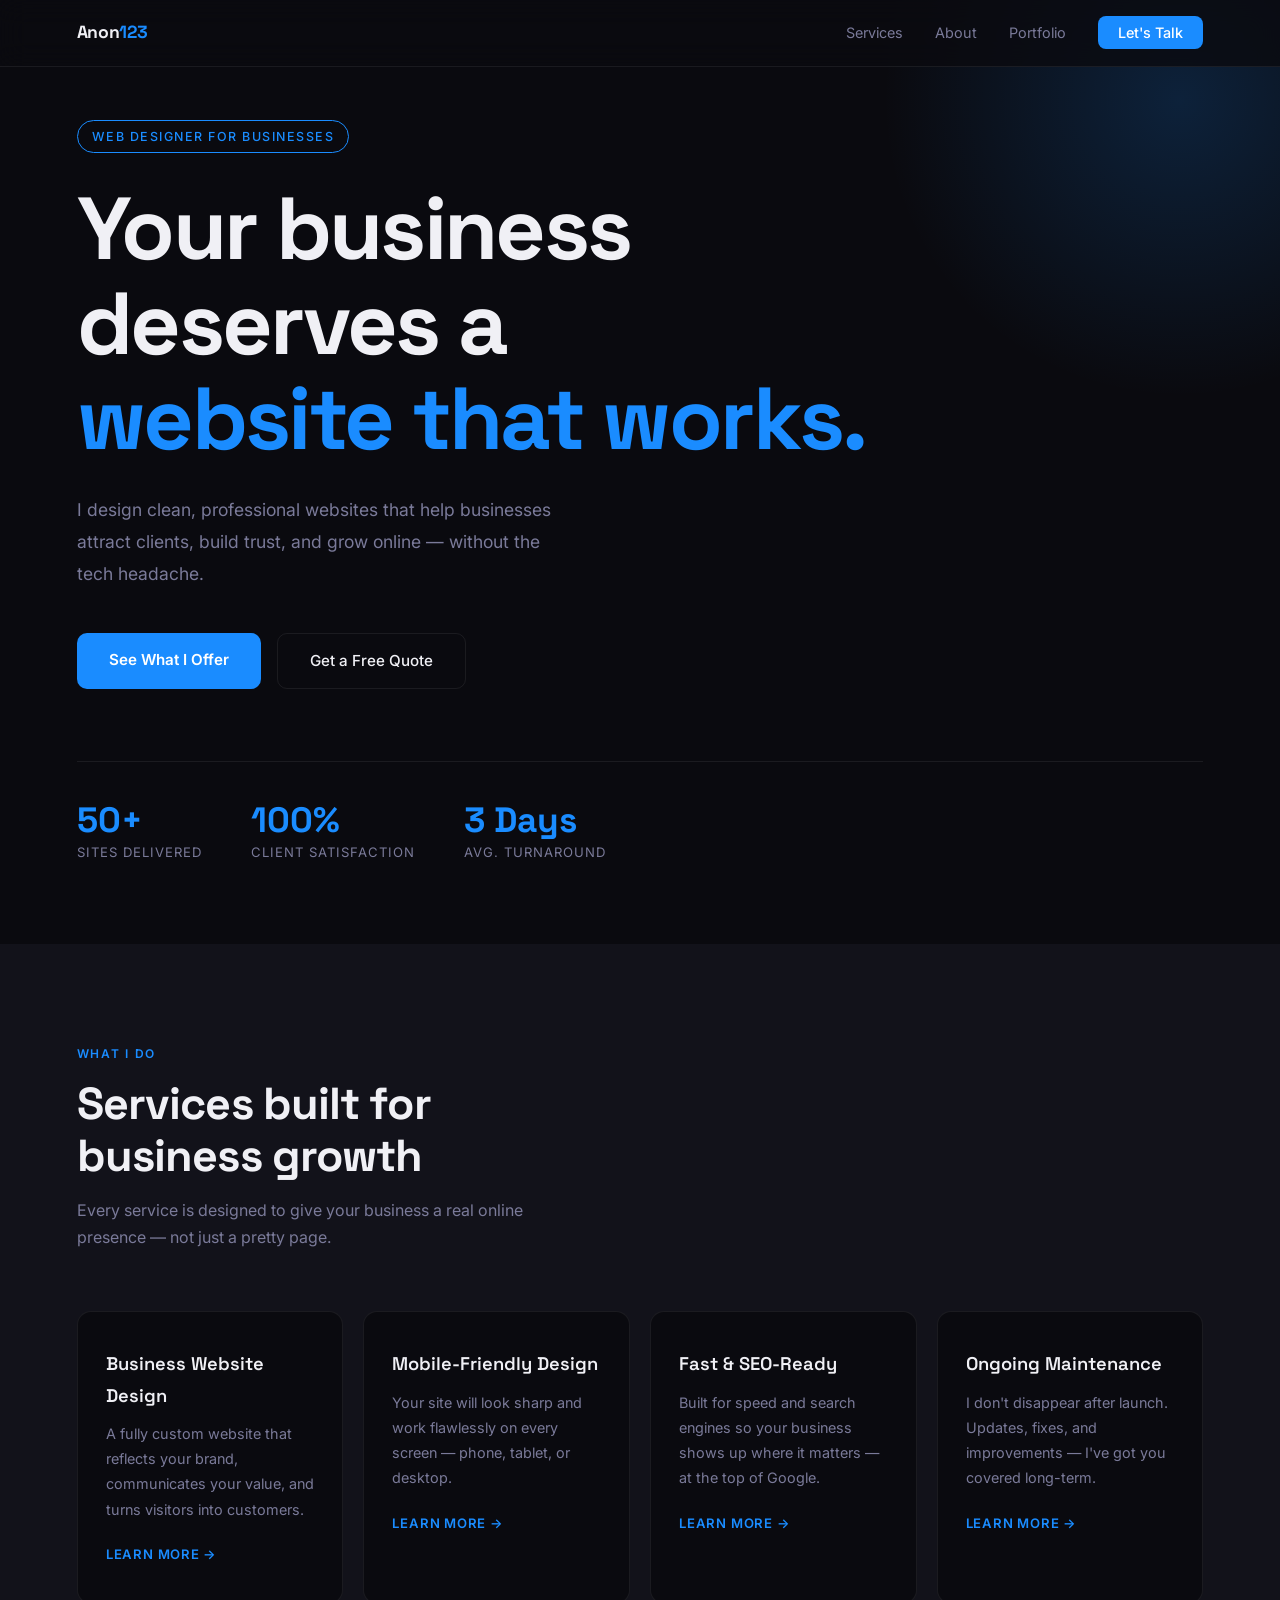
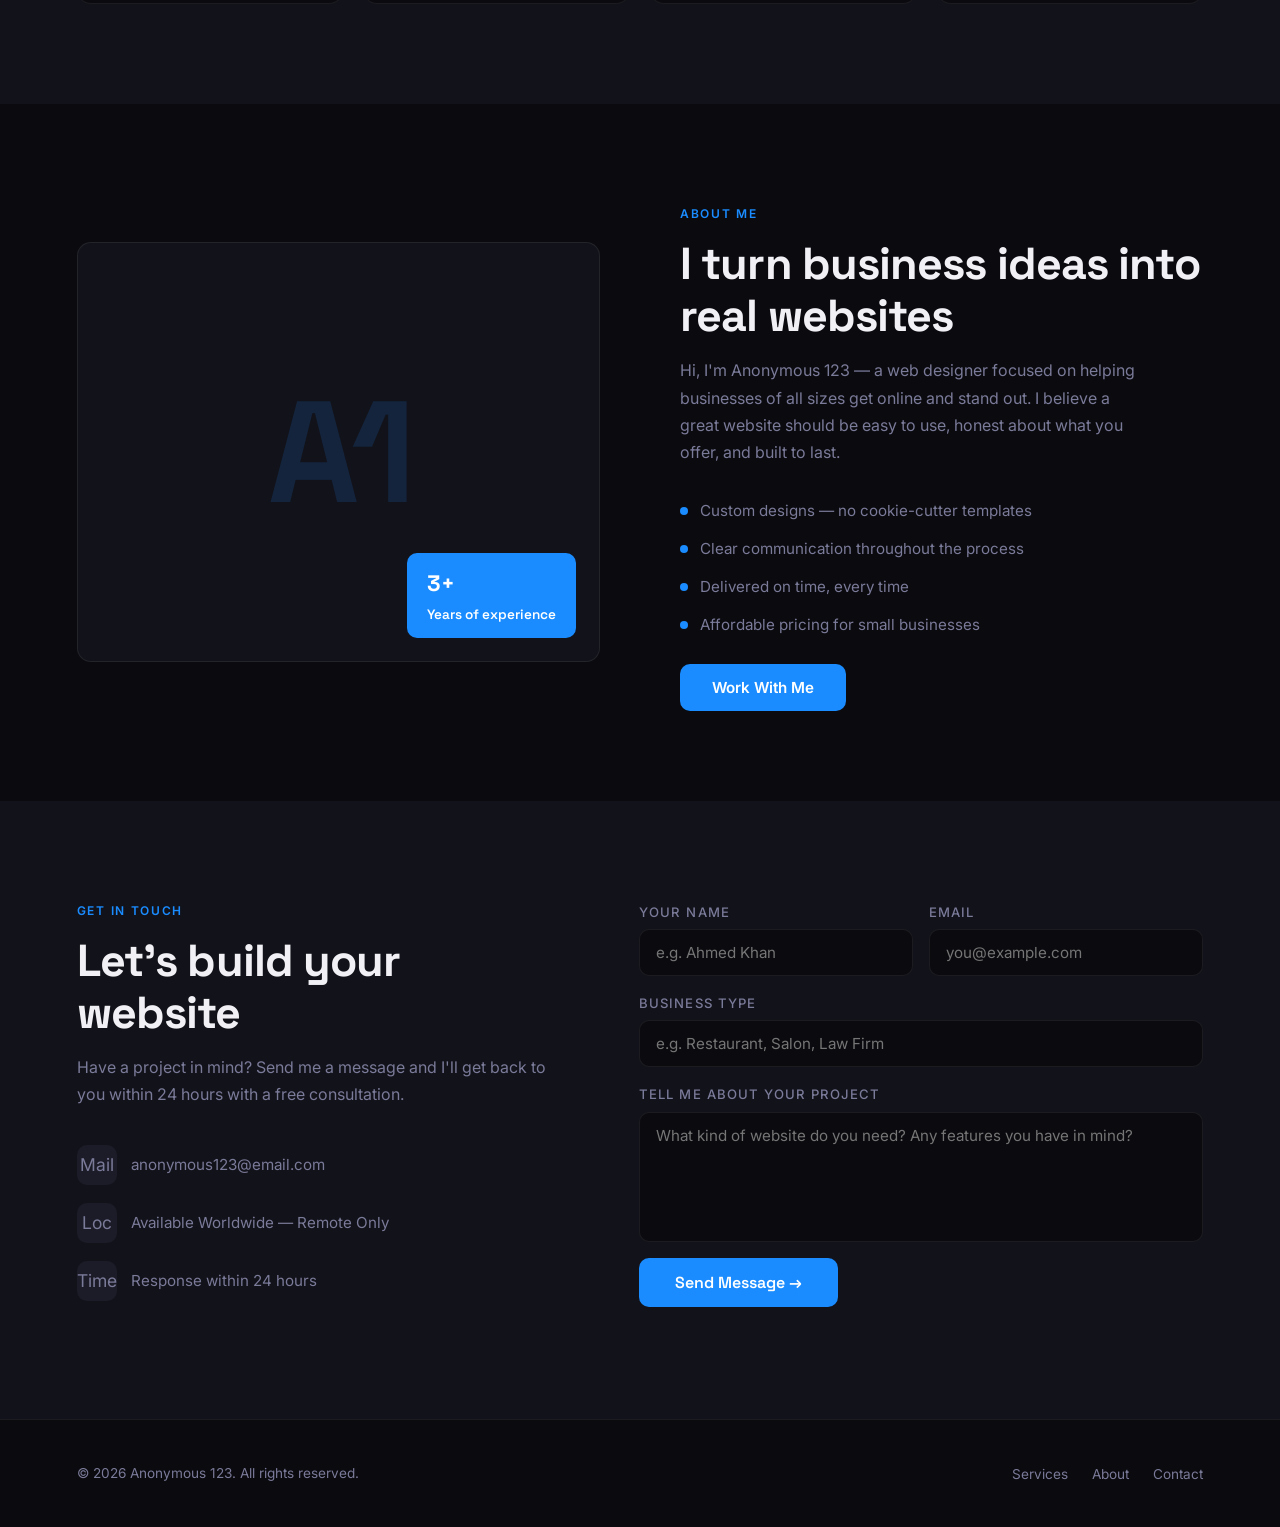
<file: index.html>
<!DOCTYPE html>
<html lang="en">
<head>
  <meta charset="UTF-8" />
  <meta name="viewport" content="width=device-width, initial-scale=1.0"/>
  <title>Anonymous 123 — Web Designer</title>
  <link href="https://fonts.googleapis.com/css2?family=Space+Grotesk:wght@400;500;700&family=Inter:wght@400;500&display=swap" rel="stylesheet"/>
  <link rel="stylesheet" href="shared.css"/>
</head>
<body>

  <!-- NAVBAR -->
  <nav>
    <a href="#" class="nav-logo">Anon<span>123</span></a>
    <ul class="nav-links">
      <li><a href="#services">Services</a></li>
      <li><a href="#about">About</a></li>
      <li><a href="portfolio.html">Portfolio</a></li>
      <li><a href="#contact" class="nav-cta">Let's Talk</a></li>
    </ul>
  </nav>

  <!-- HERO -->
  <section class="hero">
    <span class="hero-tag">Web Designer for Businesses</span>
    <h1>Your business deserves a <span class="highlight">website that works.</span></h1>
    <p>I design clean, professional websites that help businesses attract clients, build trust, and grow online — without the tech headache.</p>
    <div class="hero-btns">
      <a href="#services" class="btn-primary">See What I Offer</a>
      <a href="#contact" class="btn-ghost">Get a Free Quote</a>
    </div>
    <div class="hero-stats">
      <div>
        <div class="stat-num">50+</div>
        <div class="stat-label">Sites Delivered</div>
      </div>
      <div>
        <div class="stat-num">100%</div>
        <div class="stat-label">Client Satisfaction</div>
      </div>
      <div>
        <div class="stat-num">3 Days</div>
        <div class="stat-label">Avg. Turnaround</div>
      </div>
    </div>
  </section>

  <!-- SERVICES -->
  <section id="services">
    <div class="section-tag">What I Do</div>
    <div class="section-title">Services built for<br>business growth</div>
    <p class="section-sub">Every service is designed to give your business a real online presence — not just a pretty page.</p>
    <div class="services-grid">
      <a href="service-website-design.html" class="service-card">
        <h3>Business Website Design</h3>
        <p>A fully custom website that reflects your brand, communicates your value, and turns visitors into customers.</p>
        <span class="service-card-link">Learn more →</span>
      </a>
      <a href="service-mobile-friendly.html" class="service-card">
        <h3>Mobile-Friendly Design</h3>
        <p>Your site will look sharp and work flawlessly on every screen — phone, tablet, or desktop.</p>
        <span class="service-card-link">Learn more →</span>
      </a>
      <a href="service-seo.html" class="service-card">
        <h3>Fast & SEO-Ready</h3>
        <p>Built for speed and search engines so your business shows up where it matters — at the top of Google.</p>
        <span class="service-card-link">Learn more →</span>
      </a>
      <a href="service-maintenance.html" class="service-card">
        <h3>Ongoing Maintenance</h3>
        <p>I don't disappear after launch. Updates, fixes, and improvements — I've got you covered long-term.</p>
        <span class="service-card-link">Learn more →</span>
      </a>
    </div>
  </section>

  <!-- ABOUT -->
  <section id="about">
    <div class="about-visual">
      <div class="about-box about-box-main">
        <div class="about-monogram">A1</div>
      </div>
      <a href="about-story.html" class="about-badge">
        <span>3+</span>
        Years of experience
      </a>
    </div>
    <div class="about-content">
      <div class="section-tag">About Me</div>
      <div class="section-title">I turn business ideas into real websites</div>
      <p class="section-sub">Hi, I'm Anonymous 123 — a web designer focused on helping businesses of all sizes get online and stand out. I believe a great website should be easy to use, honest about what you offer, and built to last.</p>
      <ul class="about-list">
        <li>Custom designs — no cookie-cutter templates</li>
        <li>Clear communication throughout the process</li>
        <li>Delivered on time, every time</li>
        <li>Affordable pricing for small businesses</li>
      </ul>
      <a href="#contact" class="btn-primary">Work With Me</a>
    </div>
  </section>

  <!-- CONTACT -->
  <section id="contact">
    <div class="contact-wrap">
      <div class="contact-info">
        <div class="section-tag">Get In Touch</div>
        <div class="section-title">Let's build your website</div>
        <p>Have a project in mind? Send me a message and I'll get back to you within 24 hours with a free consultation.</p>
        <div class="contact-detail">
          <div class="contact-detail-icon">Mail</div>
          <span>anonymous123@email.com</span>
        </div>
        <div class="contact-detail">
          <div class="contact-detail-icon">Loc</div>
          <span>Available Worldwide — Remote Only</span>
        </div>
        <div class="contact-detail">
          <div class="contact-detail-icon">Time</div>
          <span>Response within 24 hours</span>
        </div>
      </div>
      <form class="contact-form" onsubmit="handleSubmit(event)">
        <div class="form-row">
          <div class="form-group">
            <label for="name">Your Name</label>
            <input type="text" id="name" placeholder="e.g. Ahmed Khan" required />
          </div>
          <div class="form-group">
            <label for="email">Email</label>
            <input type="email" id="email" placeholder="you@example.com" required />
          </div>
        </div>
        <div class="form-group">
          <label for="business">Business Type</label>
          <input type="text" id="business" placeholder="e.g. Restaurant, Salon, Law Firm" />
        </div>
        <div class="form-group">
          <label for="message">Tell me about your project</label>
          <textarea id="message" placeholder="What kind of website do you need? Any features you have in mind?" required></textarea>
        </div>
        <button type="submit" class="form-submit">Send Message →</button>
      </form>
    </div>
  </section>

  <!-- FOOTER -->
  <footer>
    <p>© 2026 Anonymous 123. All rights reserved.</p>
    <ul class="footer-links">
      <li><a href="#services">Services</a></li>
      <li><a href="#about">About</a></li>
      <li><a href="#contact">Contact</a></li>
    </ul>
  </footer>

  <script>
    function handleSubmit(e) {
      e.preventDefault();
      const btn = e.target.querySelector('.form-submit');
      btn.textContent = 'Message Sent ✓';
      btn.style.background = '#16a34a';
      btn.disabled = true;
      setTimeout(() => {
        btn.textContent = 'Send Message →';
        btn.style.background = '';
        btn.disabled = false;
        e.target.reset();
      }, 3000);
    }

    document.querySelectorAll('a[href^="#"]').forEach(a => {
      a.addEventListener('click', e => {
        const target = document.querySelector(a.getAttribute('href'));
        if (target) { e.preventDefault(); target.scrollIntoView({ behavior: 'smooth' }); }
      });
    });
  </script>
</body>
</html>
</file>
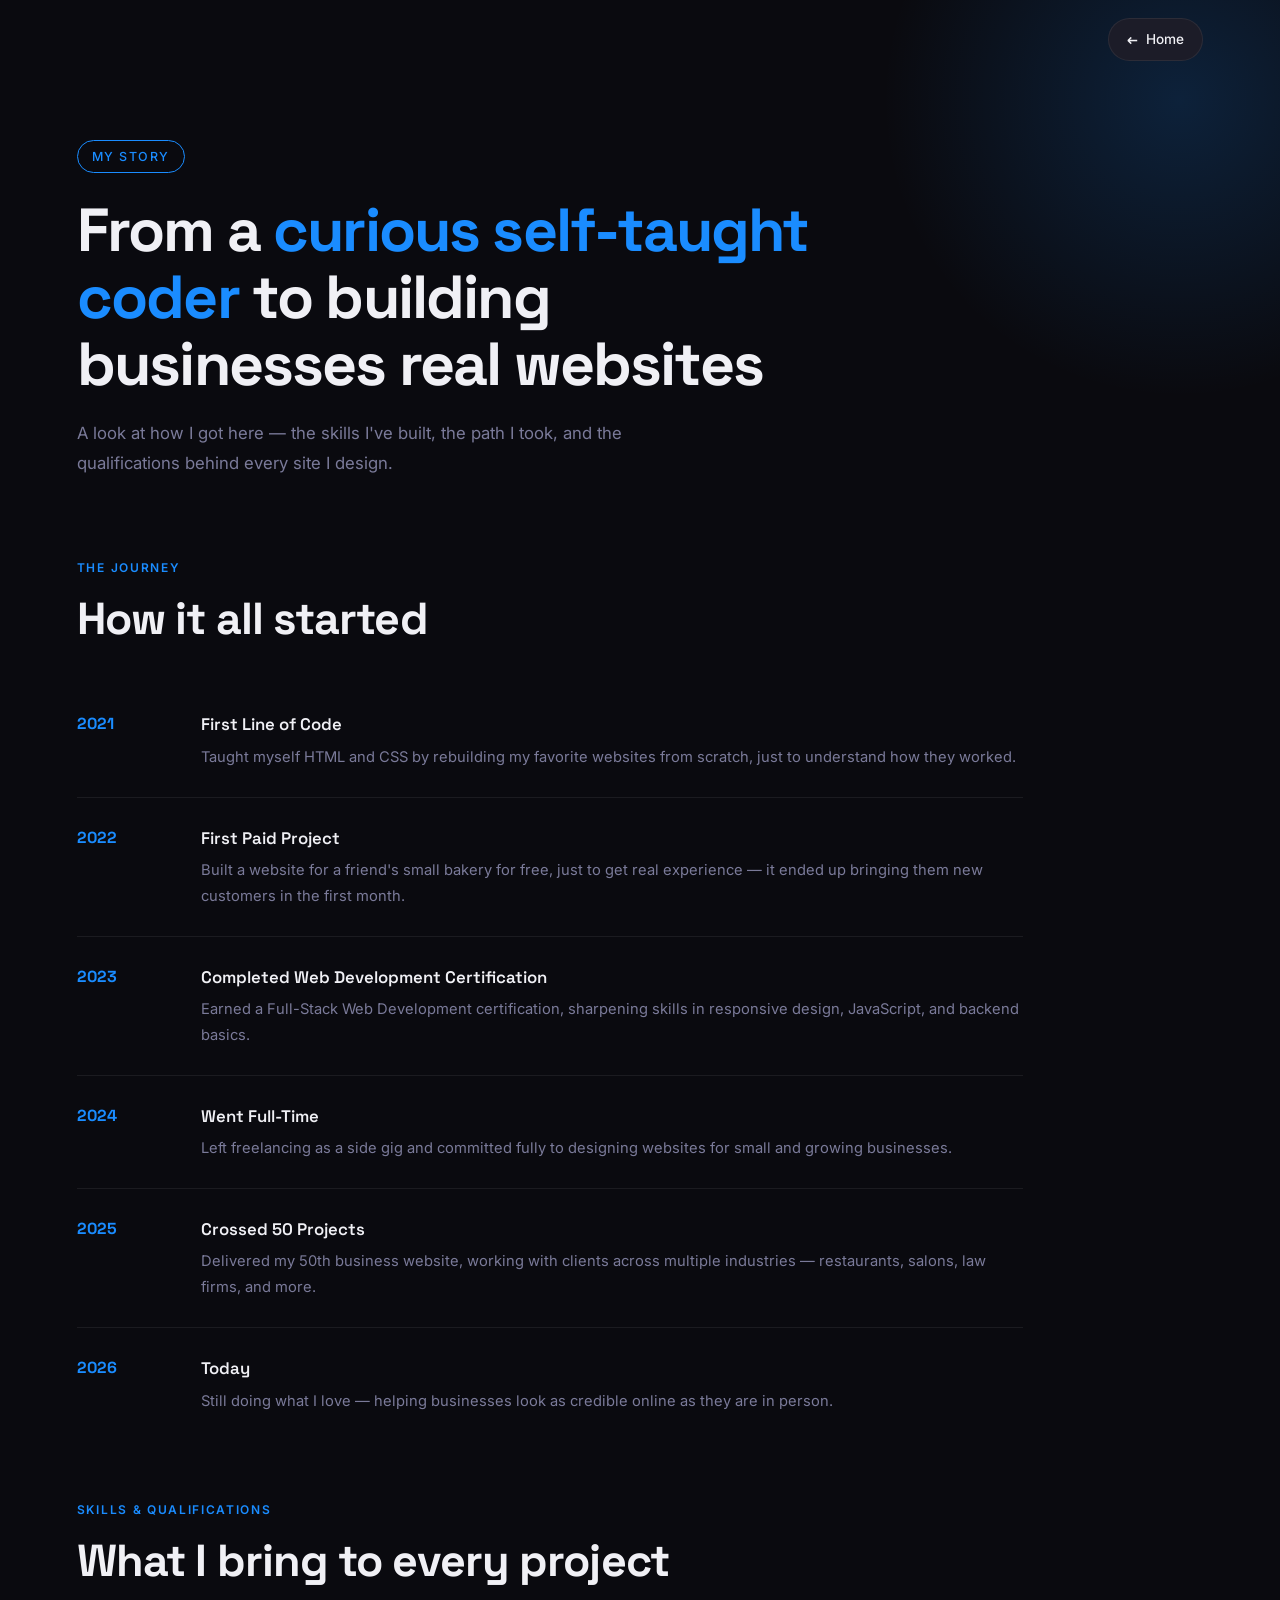
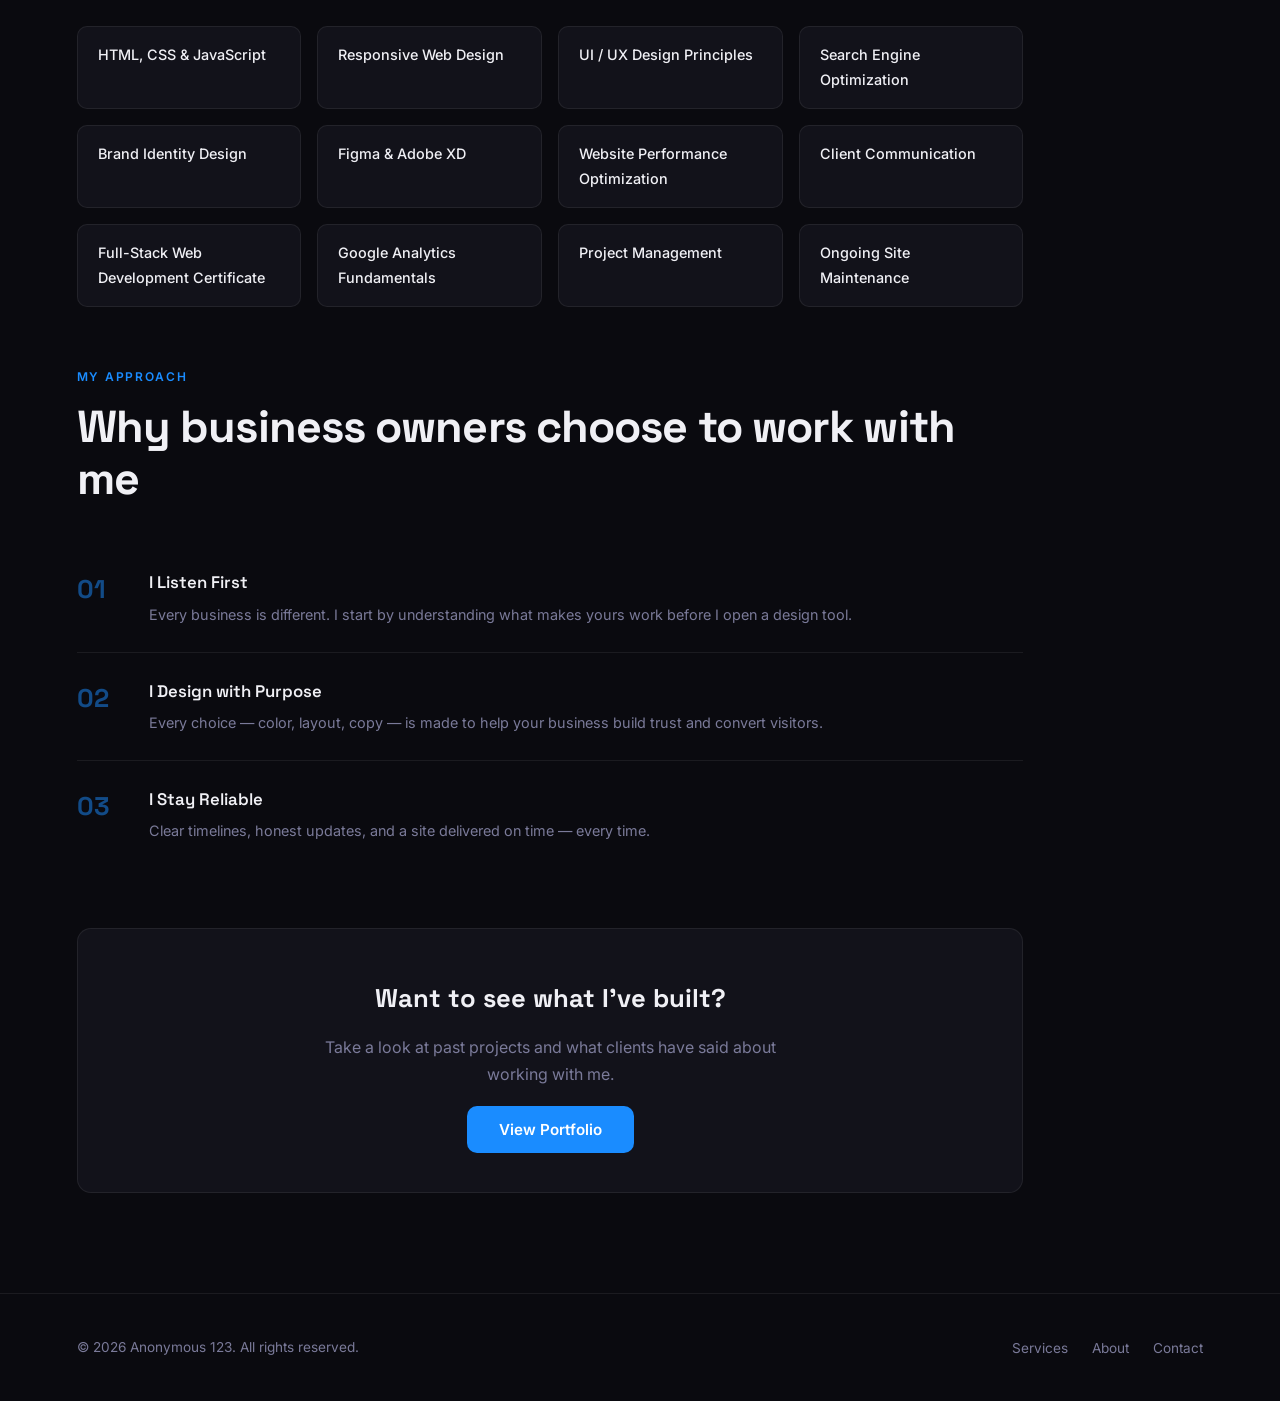
<file: about-story.html>
<!DOCTYPE html>
<html lang="en">
<head>
  <meta charset="UTF-8" />
  <meta name="viewport" content="width=device-width, initial-scale=1.0"/>
  <title>My Story — Anonymous 123</title>
  <link href="https://fonts.googleapis.com/css2?family=Space+Grotesk:wght@400;500;700&family=Inter:wght@400;500&display=swap" rel="stylesheet"/>
  <link rel="stylesheet" href="shared.css"/>
</head>
<body>

  <a href="index.html" class="back-home"><span class="back-home-arrow">←</span> Home</a>

  <section class="page-hero">
    <span class="hero-tag">My Story</span>
    <h1>From a <span class="highlight">curious self-taught coder</span> to building businesses real websites</h1>
    <p>A look at how I got here — the skills I've built, the path I took, and the qualifications behind every site I design.</p>
  </section>

  <section class="content-section">
    <div class="section-tag">The Journey</div>
    <div class="section-title">How it all started</div>

    <div class="timeline">
      <div class="timeline-item">
        <div class="timeline-year">2021</div>
        <div>
          <h4>First Line of Code</h4>
          <p>Taught myself HTML and CSS by rebuilding my favorite websites from scratch, just to understand how they worked.</p>
        </div>
      </div>
      <div class="timeline-item">
        <div class="timeline-year">2022</div>
        <div>
          <h4>First Paid Project</h4>
          <p>Built a website for a friend's small bakery for free, just to get real experience — it ended up bringing them new customers in the first month.</p>
        </div>
      </div>
      <div class="timeline-item">
        <div class="timeline-year">2023</div>
        <div>
          <h4>Completed Web Development Certification</h4>
          <p>Earned a Full-Stack Web Development certification, sharpening skills in responsive design, JavaScript, and backend basics.</p>
        </div>
      </div>
      <div class="timeline-item">
        <div class="timeline-year">2024</div>
        <div>
          <h4>Went Full-Time</h4>
          <p>Left freelancing as a side gig and committed fully to designing websites for small and growing businesses.</p>
        </div>
      </div>
      <div class="timeline-item">
        <div class="timeline-year">2025</div>
        <div>
          <h4>Crossed 50 Projects</h4>
          <p>Delivered my 50th business website, working with clients across multiple industries — restaurants, salons, law firms, and more.</p>
        </div>
      </div>
      <div class="timeline-item">
        <div class="timeline-year">2026</div>
        <div>
          <h4>Today</h4>
          <p>Still doing what I love — helping businesses look as credible online as they are in person.</p>
        </div>
      </div>
    </div>

    <div class="section-tag">Skills & Qualifications</div>
    <div class="section-title">What I bring to every project</div>

    <div class="skills-grid">
      <div class="skill-pill">HTML, CSS & JavaScript</div>
      <div class="skill-pill">Responsive Web Design</div>
      <div class="skill-pill">UI / UX Design Principles</div>
      <div class="skill-pill">Search Engine Optimization</div>
      <div class="skill-pill">Brand Identity Design</div>
      <div class="skill-pill">Figma & Adobe XD</div>
      <div class="skill-pill">Website Performance Optimization</div>
      <div class="skill-pill">Client Communication</div>
      <div class="skill-pill">Full-Stack Web Development Certificate</div>
      <div class="skill-pill">Google Analytics Fundamentals</div>
      <div class="skill-pill">Project Management</div>
      <div class="skill-pill">Ongoing Site Maintenance</div>
    </div>

    <div class="section-tag">My Approach</div>
    <div class="section-title">Why business owners choose to work with me</div>

    <div class="process-list">
      <div class="process-step">
        <div class="process-num">01</div>
        <div>
          <h4>I Listen First</h4>
          <p>Every business is different. I start by understanding what makes yours work before I open a design tool.</p>
        </div>
      </div>
      <div class="process-step">
        <div class="process-num">02</div>
        <div>
          <h4>I Design with Purpose</h4>
          <p>Every choice — color, layout, copy — is made to help your business build trust and convert visitors.</p>
        </div>
      </div>
      <div class="process-step">
        <div class="process-num">03</div>
        <div>
          <h4>I Stay Reliable</h4>
          <p>Clear timelines, honest updates, and a site delivered on time — every time.</p>
        </div>
      </div>
    </div>

    <div class="cta-banner">
      <h3>Want to see what I've built?</h3>
      <p>Take a look at past projects and what clients have said about working with me.</p>
      <a href="portfolio.html" class="btn-primary">View Portfolio</a>
    </div>
  </section>

  <footer>
    <p>© 2026 Anonymous 123. All rights reserved.</p>
    <ul class="footer-links">
      <li><a href="index.html#services">Services</a></li>
      <li><a href="index.html#about">About</a></li>
      <li><a href="index.html#contact">Contact</a></li>
    </ul>
  </footer>

</body>
</html>
</file>
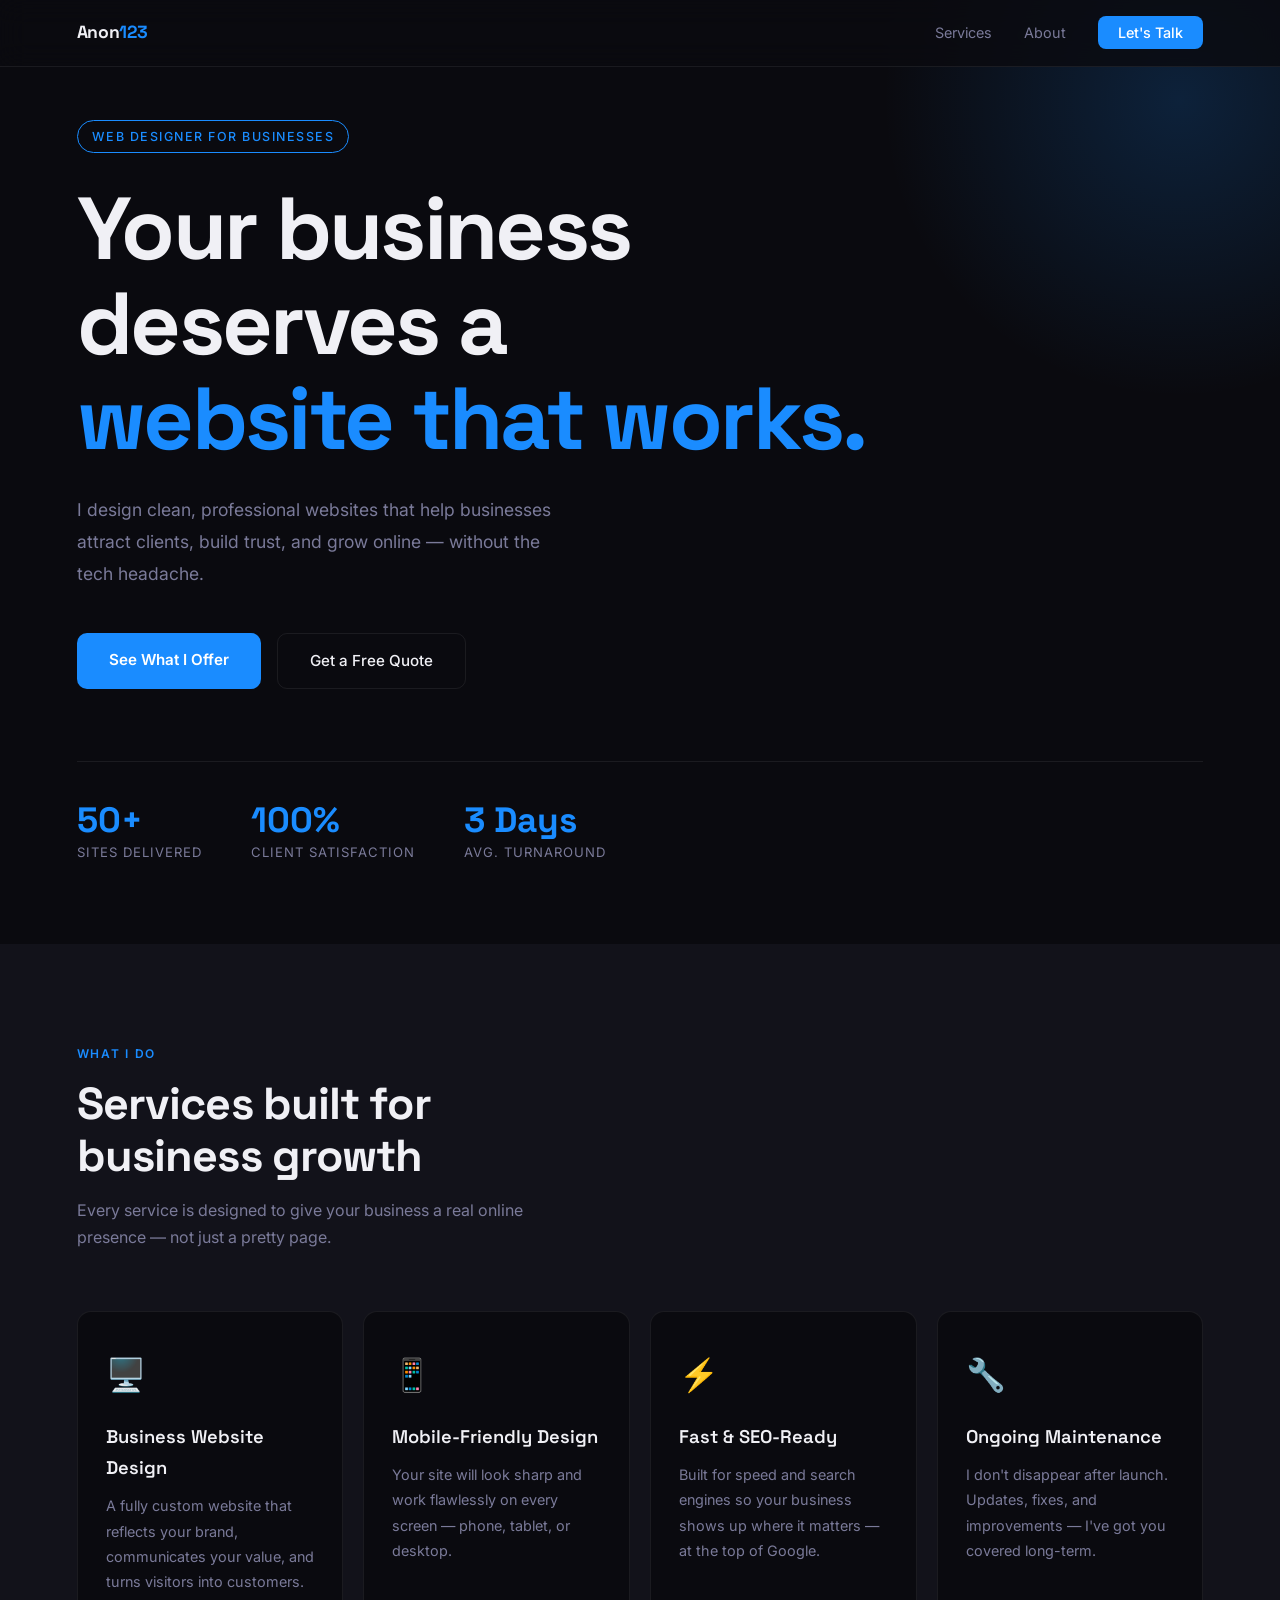
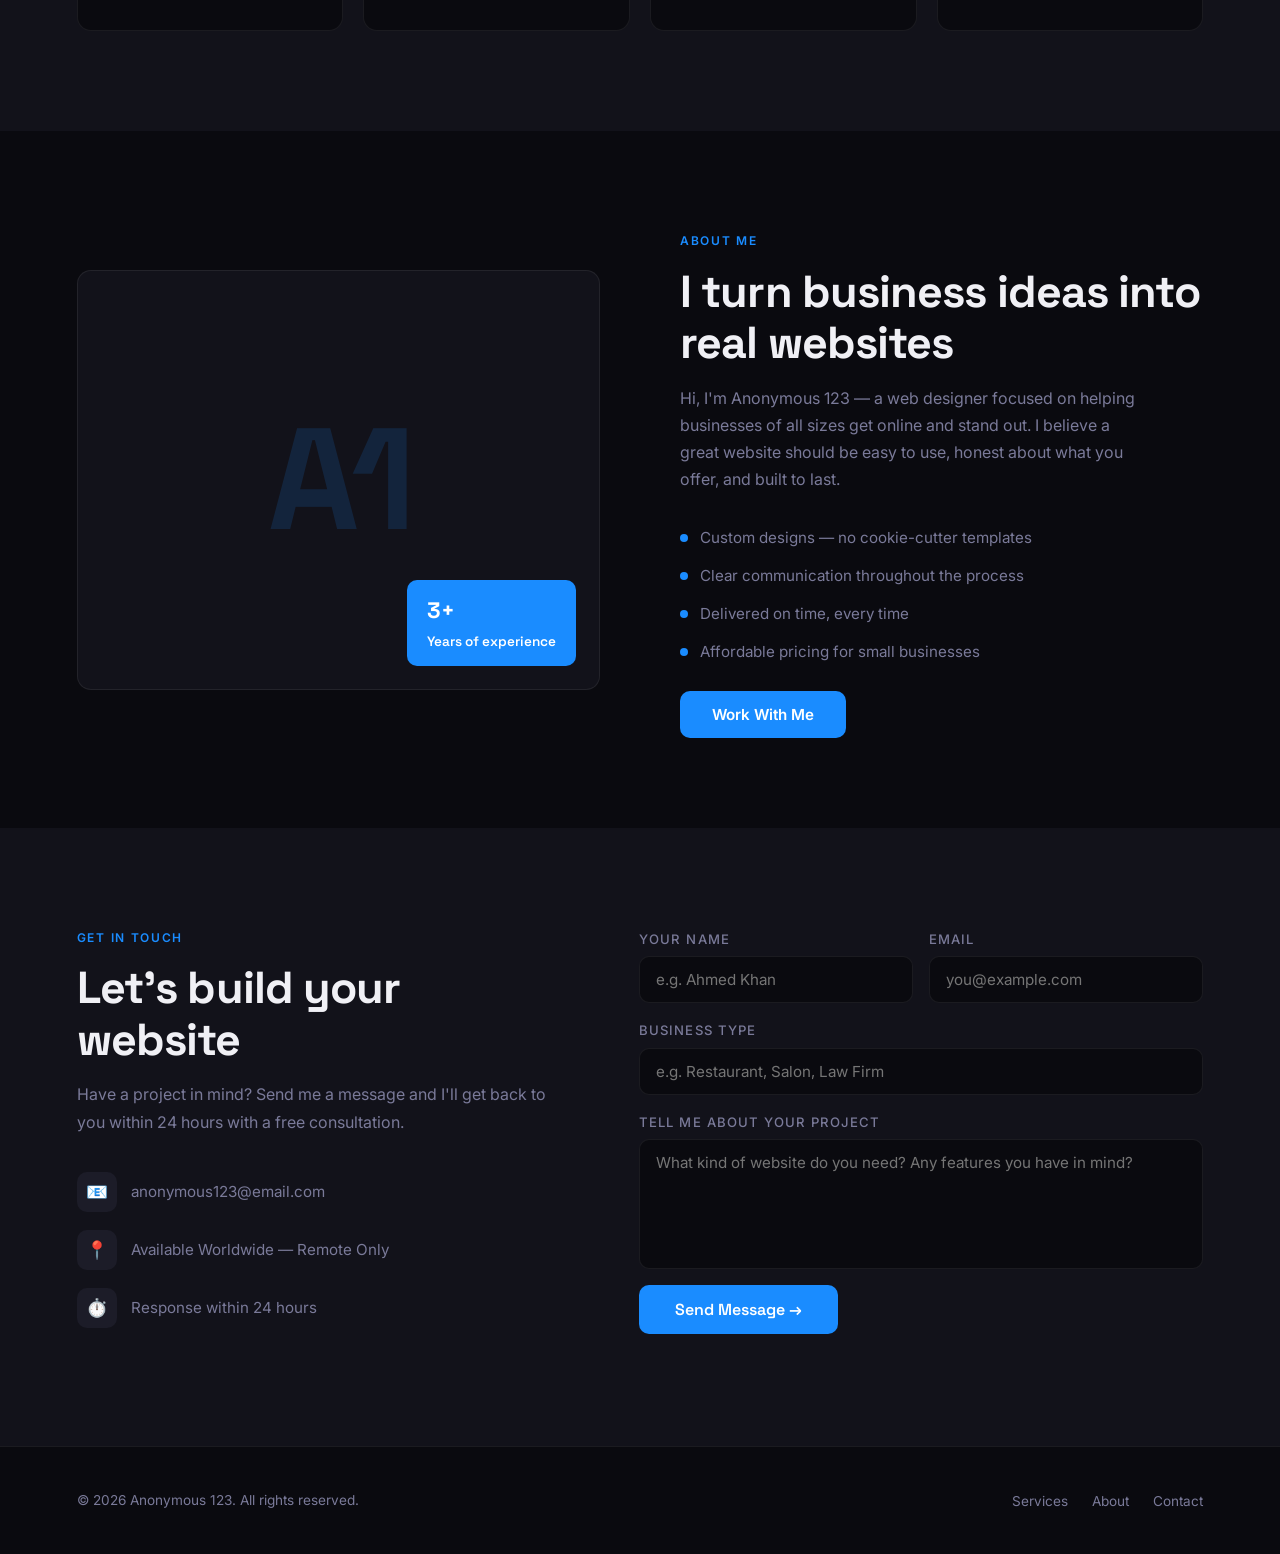
<file: anonymous123-portfolio.html>
<!DOCTYPE html>
<html lang="en">
<head>
  <meta charset="UTF-8" />
  <meta name="viewport" content="width=device-width, initial-scale=1.0"/>
  <title>Anonymous 123 — Web Designer</title>
  <link href="https://fonts.googleapis.com/css2?family=Space+Grotesk:wght@400;500;700&family=Inter:wght@400;500&display=swap" rel="stylesheet"/>
  <style>
    *, *::before, *::after { box-sizing: border-box; margin: 0; padding: 0; }

    :root {
      --blue: #1A8CFF;
      --blue-dim: #0F5FBE;
      --blue-glow: rgba(26,140,255,0.18);
      --bg: #0A0A0F;
      --surface: #12121A;
      --surface2: #1C1C28;
      --text: #F0F0F5;
      --muted: #7A7A99;
      --border: rgba(255,255,255,0.07);
      --radius: 14px;
      --font-display: 'Space Grotesk', sans-serif;
      --font-body: 'Inter', sans-serif;
    }

    html { scroll-behavior: smooth; }

    body {
      background: var(--bg);
      color: var(--text);
      font-family: var(--font-body);
      font-size: 16px;
      line-height: 1.7;
      overflow-x: hidden;
    }

    /* ── NAVBAR ── */
    nav {
      position: fixed;
      top: 0; left: 0; right: 0;
      z-index: 100;
      display: flex;
      align-items: center;
      justify-content: space-between;
      padding: 18px 6vw;
      background: rgba(10,10,15,0.8);
      backdrop-filter: blur(14px);
      border-bottom: 1px solid var(--border);
    }

    .nav-logo {
      font-family: var(--font-display);
      font-weight: 700;
      font-size: 1.1rem;
      letter-spacing: -0.02em;
      color: var(--text);
      text-decoration: none;
    }

    .nav-logo span { color: var(--blue); }

    .nav-links {
      display: flex;
      gap: 32px;
      list-style: none;
    }

    .nav-links a {
      font-size: 0.9rem;
      color: var(--muted);
      text-decoration: none;
      transition: color 0.2s;
    }

    .nav-links a:hover { color: var(--text); }

    .nav-cta {
      background: var(--blue);
      color: #fff !important;
      padding: 8px 20px;
      border-radius: 8px;
      font-weight: 500;
      transition: background 0.2s !important;
    }

    .nav-cta:hover { background: var(--blue-dim) !important; color: #fff !important; }

    /* ── HERO ── */
    .hero {
      min-height: 100vh;
      display: flex;
      flex-direction: column;
      justify-content: center;
      padding: 120px 6vw 80px;
      position: relative;
      overflow: hidden;
    }

    .hero::before {
      content: '';
      position: absolute;
      top: -200px; right: -200px;
      width: 600px; height: 600px;
      background: radial-gradient(circle, var(--blue-glow) 0%, transparent 70%);
      pointer-events: none;
    }

    .hero-tag {
      display: inline-block;
      font-size: 0.78rem;
      font-weight: 500;
      letter-spacing: 0.12em;
      text-transform: uppercase;
      color: var(--blue);
      border: 1px solid var(--blue);
      padding: 5px 14px;
      border-radius: 99px;
      margin-bottom: 28px;
      width: fit-content;
    }

    .hero h1 {
      font-family: var(--font-display);
      font-size: clamp(2.8rem, 7vw, 5.5rem);
      font-weight: 700;
      line-height: 1.08;
      letter-spacing: -0.03em;
      max-width: 820px;
      margin-bottom: 28px;
    }

    .hero h1 .highlight {
      color: var(--blue);
      position: relative;
      display: inline-block;
    }

    .hero p {
      font-size: 1.1rem;
      color: var(--muted);
      max-width: 480px;
      margin-bottom: 44px;
      line-height: 1.8;
    }

    .hero-btns {
      display: flex;
      gap: 16px;
      flex-wrap: wrap;
    }

    .btn-primary {
      background: var(--blue);
      color: #fff;
      padding: 14px 32px;
      border-radius: 10px;
      font-weight: 600;
      font-size: 0.95rem;
      text-decoration: none;
      transition: background 0.2s, transform 0.15s;
    }

    .btn-primary:hover { background: var(--blue-dim); transform: translateY(-2px); }

    .btn-ghost {
      border: 1px solid var(--border);
      color: var(--text);
      padding: 14px 32px;
      border-radius: 10px;
      font-weight: 500;
      font-size: 0.95rem;
      text-decoration: none;
      transition: border-color 0.2s, transform 0.15s;
    }

    .btn-ghost:hover { border-color: var(--blue); color: var(--blue); transform: translateY(-2px); }

    .hero-stats {
      display: flex;
      gap: 48px;
      margin-top: 72px;
      padding-top: 40px;
      border-top: 1px solid var(--border);
    }

    .stat-num {
      font-family: var(--font-display);
      font-size: 2.2rem;
      font-weight: 700;
      color: var(--blue);
      line-height: 1;
    }

    .stat-label {
      font-size: 0.82rem;
      color: var(--muted);
      margin-top: 4px;
      text-transform: uppercase;
      letter-spacing: 0.08em;
    }

    /* ── SECTION BASE ── */
    section { padding: 100px 6vw; }

    .section-tag {
      font-size: 0.75rem;
      font-weight: 600;
      letter-spacing: 0.14em;
      text-transform: uppercase;
      color: var(--blue);
      margin-bottom: 14px;
    }

    .section-title {
      font-family: var(--font-display);
      font-size: clamp(1.8rem, 4vw, 2.8rem);
      font-weight: 700;
      letter-spacing: -0.02em;
      line-height: 1.15;
      margin-bottom: 16px;
    }

    .section-sub {
      color: var(--muted);
      font-size: 1rem;
      max-width: 460px;
      margin-bottom: 60px;
    }

    /* ── SERVICES ── */
    #services { background: var(--surface); }

    .services-grid {
      display: grid;
      grid-template-columns: repeat(auto-fit, minmax(260px, 1fr));
      gap: 20px;
    }

    .service-card {
      background: var(--bg);
      border: 1px solid var(--border);
      border-radius: var(--radius);
      padding: 36px 28px;
      transition: border-color 0.25s, transform 0.2s;
      position: relative;
      overflow: hidden;
    }

    .service-card::before {
      content: '';
      position: absolute;
      top: 0; left: 0; right: 0;
      height: 3px;
      background: var(--blue);
      transform: scaleX(0);
      transform-origin: left;
      transition: transform 0.3s;
    }

    .service-card:hover { border-color: var(--blue); transform: translateY(-4px); }
    .service-card:hover::before { transform: scaleX(1); }

    .service-icon {
      font-size: 2rem;
      margin-bottom: 18px;
      display: block;
    }

    .service-card h3 {
      font-family: var(--font-display);
      font-size: 1.15rem;
      font-weight: 600;
      margin-bottom: 10px;
    }

    .service-card p {
      font-size: 0.9rem;
      color: var(--muted);
      line-height: 1.75;
    }

    /* ── ABOUT ── */
    #about {
      display: grid;
      grid-template-columns: 1fr 1fr;
      gap: 80px;
      align-items: center;
    }

    .about-visual {
      position: relative;
      height: 420px;
    }

    .about-box {
      position: absolute;
      border-radius: var(--radius);
      border: 1px solid var(--border);
    }

    .about-box-main {
      background: var(--surface);
      width: 100%; height: 100%;
      display: flex;
      align-items: center;
      justify-content: center;
    }

    .about-monogram {
      font-family: var(--font-display);
      font-size: 9rem;
      font-weight: 700;
      color: var(--blue);
      opacity: 0.15;
      user-select: none;
      letter-spacing: -0.05em;
    }

    .about-badge {
      position: absolute;
      bottom: 24px; right: 24px;
      background: var(--blue);
      color: #fff;
      padding: 12px 20px;
      border-radius: 10px;
      font-family: var(--font-display);
      font-size: 0.85rem;
      font-weight: 600;
    }

    .about-badge span {
      display: block;
      font-size: 1.4rem;
      font-weight: 700;
    }

    .about-content .section-sub { margin-bottom: 32px; }

    .about-list {
      list-style: none;
      display: flex;
      flex-direction: column;
      gap: 12px;
      margin-bottom: 36px;
    }

    .about-list li {
      display: flex;
      align-items: center;
      gap: 12px;
      font-size: 0.95rem;
      color: var(--muted);
    }

    .about-list li::before {
      content: '';
      display: inline-block;
      width: 8px; height: 8px;
      border-radius: 50%;
      background: var(--blue);
      flex-shrink: 0;
    }

    /* ── CONTACT ── */
    #contact { background: var(--surface); }

    .contact-wrap {
      display: grid;
      grid-template-columns: 1fr 1fr;
      gap: 80px;
      align-items: start;
    }

    .contact-info p { color: var(--muted); margin-bottom: 36px; }

    .contact-detail {
      display: flex;
      align-items: center;
      gap: 14px;
      margin-bottom: 18px;
      font-size: 0.95rem;
      color: var(--muted);
    }

    .contact-detail-icon {
      width: 40px; height: 40px;
      background: var(--surface2);
      border-radius: 10px;
      display: flex;
      align-items: center;
      justify-content: center;
      font-size: 1.1rem;
      flex-shrink: 0;
    }

    .contact-form {
      display: flex;
      flex-direction: column;
      gap: 16px;
    }

    .form-row { display: grid; grid-template-columns: 1fr 1fr; gap: 16px; }

    .form-group {
      display: flex;
      flex-direction: column;
      gap: 6px;
    }

    .form-group label {
      font-size: 0.82rem;
      font-weight: 500;
      color: var(--muted);
      text-transform: uppercase;
      letter-spacing: 0.08em;
    }

    .form-group input,
    .form-group textarea {
      background: var(--bg);
      border: 1px solid var(--border);
      border-radius: 10px;
      padding: 13px 16px;
      color: var(--text);
      font-family: var(--font-body);
      font-size: 0.95rem;
      outline: none;
      transition: border-color 0.2s;
      resize: none;
    }

    .form-group input:focus,
    .form-group textarea:focus { border-color: var(--blue); }

    .form-group textarea { min-height: 130px; }

    .form-submit {
      background: var(--blue);
      color: #fff;
      border: none;
      padding: 14px 36px;
      border-radius: 10px;
      font-family: var(--font-display);
      font-size: 1rem;
      font-weight: 600;
      cursor: pointer;
      transition: background 0.2s, transform 0.15s;
      align-self: flex-start;
    }

    .form-submit:hover { background: var(--blue-dim); transform: translateY(-2px); }

    /* ── FOOTER ── */
    footer {
      padding: 40px 6vw;
      display: flex;
      align-items: center;
      justify-content: space-between;
      border-top: 1px solid var(--border);
      flex-wrap: wrap;
      gap: 16px;
    }

    footer p { font-size: 0.85rem; color: var(--muted); }

    .footer-links {
      display: flex;
      gap: 24px;
      list-style: none;
    }

    .footer-links a {
      font-size: 0.85rem;
      color: var(--muted);
      text-decoration: none;
      transition: color 0.2s;
    }

    .footer-links a:hover { color: var(--blue); }

    /* ── RESPONSIVE ── */
    @media (max-width: 768px) {
      #about { grid-template-columns: 1fr; gap: 40px; }
      .about-visual { height: 260px; }
      .contact-wrap { grid-template-columns: 1fr; gap: 40px; }
      .form-row { grid-template-columns: 1fr; }
      .hero-stats { gap: 28px; flex-wrap: wrap; }
      nav { padding: 16px 5vw; }
      .nav-links { display: none; }
    }

    @media (prefers-reduced-motion: reduce) {
      * { transition: none !important; animation: none !important; }
    }
  </style>
</head>
<body>

  <!-- NAVBAR -->
  <nav>
    <a href="#" class="nav-logo">Anon<span>123</span></a>
    <ul class="nav-links">
      <li><a href="#services">Services</a></li>
      <li><a href="#about">About</a></li>
      <li><a href="#contact" class="nav-cta">Let's Talk</a></li>
    </ul>
  </nav>

  <!-- HERO -->
  <section class="hero">
    <span class="hero-tag">Web Designer for Businesses</span>
    <h1>Your business deserves a <span class="highlight">website that works.</span></h1>
    <p>I design clean, professional websites that help businesses attract clients, build trust, and grow online — without the tech headache.</p>
    <div class="hero-btns">
      <a href="#services" class="btn-primary">See What I Offer</a>
      <a href="#contact" class="btn-ghost">Get a Free Quote</a>
    </div>
    <div class="hero-stats">
      <div>
        <div class="stat-num">50+</div>
        <div class="stat-label">Sites Delivered</div>
      </div>
      <div>
        <div class="stat-num">100%</div>
        <div class="stat-label">Client Satisfaction</div>
      </div>
      <div>
        <div class="stat-num">3 Days</div>
        <div class="stat-label">Avg. Turnaround</div>
      </div>
    </div>
  </section>

  <!-- SERVICES -->
  <section id="services">
    <div class="section-tag">What I Do</div>
    <div class="section-title">Services built for<br>business growth</div>
    <p class="section-sub">Every service is designed to give your business a real online presence — not just a pretty page.</p>
    <div class="services-grid">
      <div class="service-card">
        <span class="service-icon">🖥️</span>
        <h3>Business Website Design</h3>
        <p>A fully custom website that reflects your brand, communicates your value, and turns visitors into customers.</p>
      </div>
      <div class="service-card">
        <span class="service-icon">📱</span>
        <h3>Mobile-Friendly Design</h3>
        <p>Your site will look sharp and work flawlessly on every screen — phone, tablet, or desktop.</p>
      </div>
      <div class="service-card">
        <span class="service-icon">⚡</span>
        <h3>Fast & SEO-Ready</h3>
        <p>Built for speed and search engines so your business shows up where it matters — at the top of Google.</p>
      </div>
      <div class="service-card">
        <span class="service-icon">🔧</span>
        <h3>Ongoing Maintenance</h3>
        <p>I don't disappear after launch. Updates, fixes, and improvements — I've got you covered long-term.</p>
      </div>
    </div>
  </section>

  <!-- ABOUT -->
  <section id="about">
    <div class="about-visual">
      <div class="about-box about-box-main">
        <div class="about-monogram">A1</div>
      </div>
      <div class="about-badge">
        <span>3+</span>
        Years of experience
      </div>
    </div>
    <div class="about-content">
      <div class="section-tag">About Me</div>
      <div class="section-title">I turn business ideas into real websites</div>
      <p class="section-sub">Hi, I'm Anonymous 123 — a web designer focused on helping businesses of all sizes get online and stand out. I believe a great website should be easy to use, honest about what you offer, and built to last.</p>
      <ul class="about-list">
        <li>Custom designs — no cookie-cutter templates</li>
        <li>Clear communication throughout the process</li>
        <li>Delivered on time, every time</li>
        <li>Affordable pricing for small businesses</li>
      </ul>
      <a href="#contact" class="btn-primary">Work With Me</a>
    </div>
  </section>

  <!-- CONTACT -->
  <section id="contact">
    <div class="contact-wrap">
      <div class="contact-info">
        <div class="section-tag">Get In Touch</div>
        <div class="section-title">Let's build your website</div>
        <p>Have a project in mind? Send me a message and I'll get back to you within 24 hours with a free consultation.</p>
        <div class="contact-detail">
          <div class="contact-detail-icon">📧</div>
          <span>anonymous123@email.com</span>
        </div>
        <div class="contact-detail">
          <div class="contact-detail-icon">📍</div>
          <span>Available Worldwide — Remote Only</span>
        </div>
        <div class="contact-detail">
          <div class="contact-detail-icon">⏱️</div>
          <span>Response within 24 hours</span>
        </div>
      </div>
      <form class="contact-form" onsubmit="handleSubmit(event)">
        <div class="form-row">
          <div class="form-group">
            <label for="name">Your Name</label>
            <input type="text" id="name" placeholder="e.g. Ahmed Khan" required />
          </div>
          <div class="form-group">
            <label for="email">Email</label>
            <input type="email" id="email" placeholder="you@example.com" required />
          </div>
        </div>
        <div class="form-group">
          <label for="business">Business Type</label>
          <input type="text" id="business" placeholder="e.g. Restaurant, Salon, Law Firm" />
        </div>
        <div class="form-group">
          <label for="message">Tell me about your project</label>
          <textarea id="message" placeholder="What kind of website do you need? Any features you have in mind?" required></textarea>
        </div>
        <button type="submit" class="form-submit">Send Message →</button>
      </form>
    </div>
  </section>

  <!-- FOOTER -->
  <footer>
    <p>© 2026 Anonymous 123. All rights reserved.</p>
    <ul class="footer-links">
      <li><a href="#services">Services</a></li>
      <li><a href="#about">About</a></li>
      <li><a href="#contact">Contact</a></li>
    </ul>
  </footer>

  <script>
    function handleSubmit(e) {
      e.preventDefault();
      const btn = e.target.querySelector('.form-submit');
      btn.textContent = 'Message Sent ✓';
      btn.style.background = '#16a34a';
      btn.disabled = true;
      setTimeout(() => {
        btn.textContent = 'Send Message →';
        btn.style.background = '';
        btn.disabled = false;
        e.target.reset();
      }, 3000);
    }

    document.querySelectorAll('a[href^="#"]').forEach(a => {
      a.addEventListener('click', e => {
        const target = document.querySelector(a.getAttribute('href'));
        if (target) { e.preventDefault(); target.scrollIntoView({ behavior: 'smooth' }); }
      });
    });
  </script>
</body>
</html>
</file>
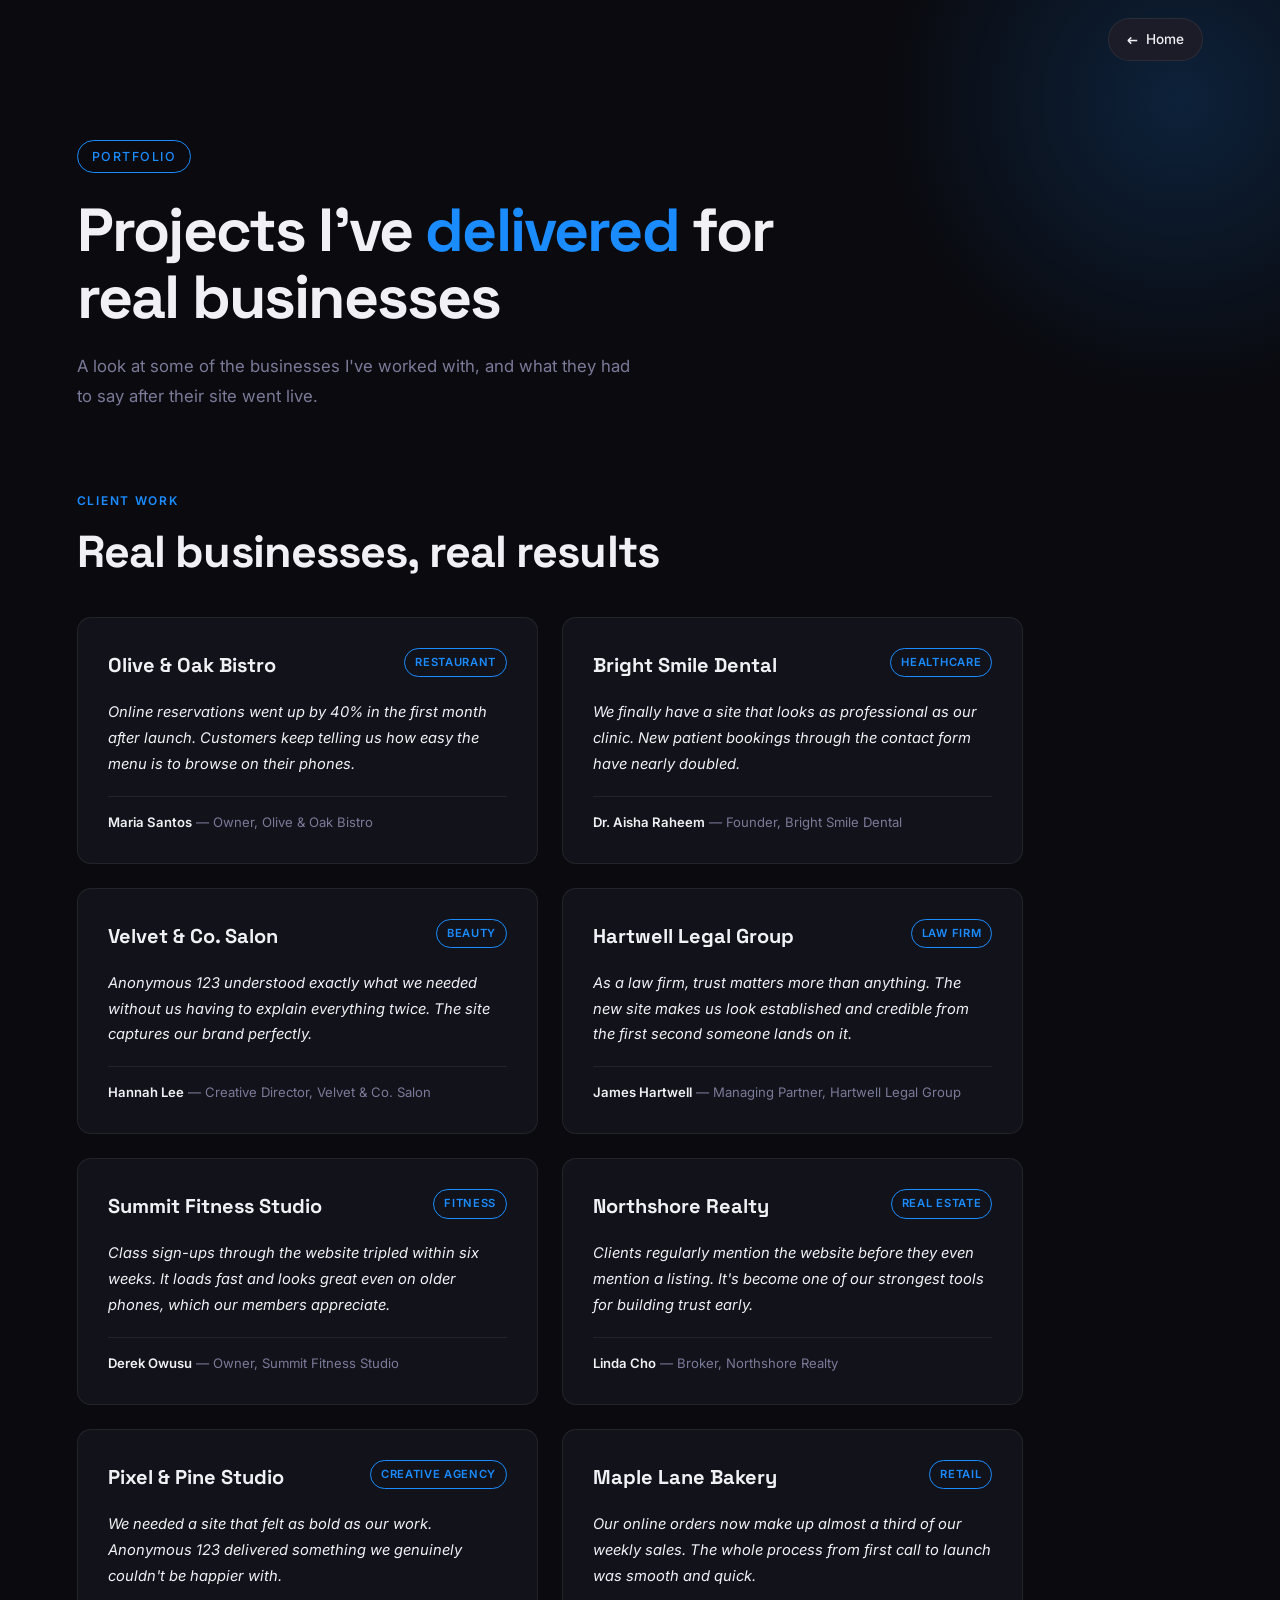
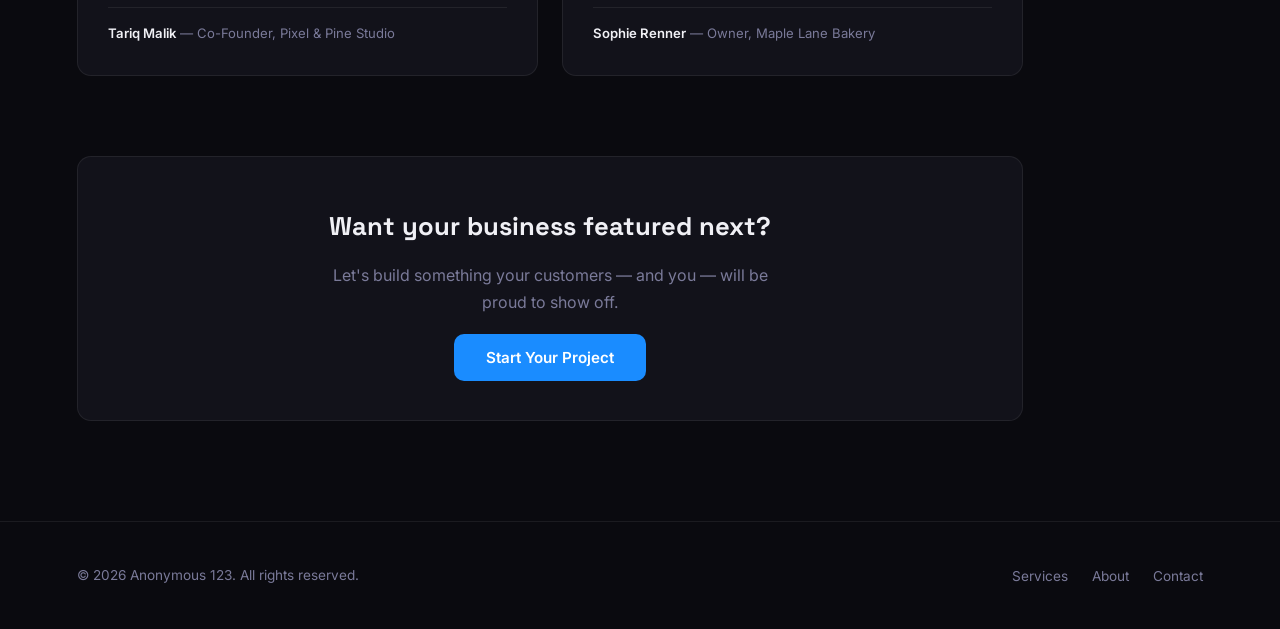
<file: portfolio.html>
<!DOCTYPE html>
<html lang="en">
<head>
  <meta charset="UTF-8" />
  <meta name="viewport" content="width=device-width, initial-scale=1.0"/>
  <title>Portfolio — Anonymous 123</title>
  <link href="https://fonts.googleapis.com/css2?family=Space+Grotesk:wght@400;500;700&family=Inter:wght@400;500&display=swap" rel="stylesheet"/>
  <link rel="stylesheet" href="shared.css"/>
</head>
<body>

  <a href="index.html" class="back-home"><span class="back-home-arrow">←</span> Home</a>

  <section class="page-hero">
    <span class="hero-tag">Portfolio</span>
    <h1>Projects I've <span class="highlight">delivered</span> for real businesses</h1>
    <p>A look at some of the businesses I've worked with, and what they had to say after their site went live.</p>
  </section>

  <section class="content-section">
    <div class="section-tag">Client Work</div>
    <div class="section-title">Real businesses, real results</div>

    <div class="portfolio-grid">

      <div class="portfolio-card">
        <div class="portfolio-card-top">
          <div class="portfolio-site-name">Olive & Oak Bistro</div>
          <span class="portfolio-tag">Restaurant</span>
        </div>
        <p class="portfolio-quote">Online reservations went up by 40% in the first month after launch. Customers keep telling us how easy the menu is to browse on their phones.</p>
        <div class="portfolio-client"><strong>Maria Santos</strong> — Owner, Olive & Oak Bistro</div>
      </div>

      <div class="portfolio-card">
        <div class="portfolio-card-top">
          <div class="portfolio-site-name">Bright Smile Dental</div>
          <span class="portfolio-tag">Healthcare</span>
        </div>
        <p class="portfolio-quote">We finally have a site that looks as professional as our clinic. New patient bookings through the contact form have nearly doubled.</p>
        <div class="portfolio-client"><strong>Dr. Aisha Raheem</strong> — Founder, Bright Smile Dental</div>
      </div>

      <div class="portfolio-card">
        <div class="portfolio-card-top">
          <div class="portfolio-site-name">Velvet & Co. Salon</div>
          <span class="portfolio-tag">Beauty</span>
        </div>
        <p class="portfolio-quote">Anonymous 123 understood exactly what we needed without us having to explain everything twice. The site captures our brand perfectly.</p>
        <div class="portfolio-client"><strong>Hannah Lee</strong> — Creative Director, Velvet & Co. Salon</div>
      </div>

      <div class="portfolio-card">
        <div class="portfolio-card-top">
          <div class="portfolio-site-name">Hartwell Legal Group</div>
          <span class="portfolio-tag">Law Firm</span>
        </div>
        <p class="portfolio-quote">As a law firm, trust matters more than anything. The new site makes us look established and credible from the first second someone lands on it.</p>
        <div class="portfolio-client"><strong>James Hartwell</strong> — Managing Partner, Hartwell Legal Group</div>
      </div>

      <div class="portfolio-card">
        <div class="portfolio-card-top">
          <div class="portfolio-site-name">Summit Fitness Studio</div>
          <span class="portfolio-tag">Fitness</span>
        </div>
        <p class="portfolio-quote">Class sign-ups through the website tripled within six weeks. It loads fast and looks great even on older phones, which our members appreciate.</p>
        <div class="portfolio-client"><strong>Derek Owusu</strong> — Owner, Summit Fitness Studio</div>
      </div>

      <div class="portfolio-card">
        <div class="portfolio-card-top">
          <div class="portfolio-site-name">Northshore Realty</div>
          <span class="portfolio-tag">Real Estate</span>
        </div>
        <p class="portfolio-quote">Clients regularly mention the website before they even mention a listing. It's become one of our strongest tools for building trust early.</p>
        <div class="portfolio-client"><strong>Linda Cho</strong> — Broker, Northshore Realty</div>
      </div>

      <div class="portfolio-card">
        <div class="portfolio-card-top">
          <div class="portfolio-site-name">Pixel & Pine Studio</div>
          <span class="portfolio-tag">Creative Agency</span>
        </div>
        <p class="portfolio-quote">We needed a site that felt as bold as our work. Anonymous 123 delivered something we genuinely couldn't be happier with.</p>
        <div class="portfolio-client"><strong>Tariq Malik</strong> — Co-Founder, Pixel & Pine Studio</div>
      </div>

      <div class="portfolio-card">
        <div class="portfolio-card-top">
          <div class="portfolio-site-name">Maple Lane Bakery</div>
          <span class="portfolio-tag">Retail</span>
        </div>
        <p class="portfolio-quote">Our online orders now make up almost a third of our weekly sales. The whole process from first call to launch was smooth and quick.</p>
        <div class="portfolio-client"><strong>Sophie Renner</strong> — Owner, Maple Lane Bakery</div>
      </div>

    </div>

    <div class="cta-banner">
      <h3>Want your business featured next?</h3>
      <p>Let's build something your customers — and you — will be proud to show off.</p>
      <a href="index.html#contact" class="btn-primary">Start Your Project</a>
    </div>
  </section>

  <footer>
    <p>© 2026 Anonymous 123. All rights reserved.</p>
    <ul class="footer-links">
      <li><a href="index.html#services">Services</a></li>
      <li><a href="index.html#about">About</a></li>
      <li><a href="index.html#contact">Contact</a></li>
    </ul>
  </footer>

</body>
</html>
</file>
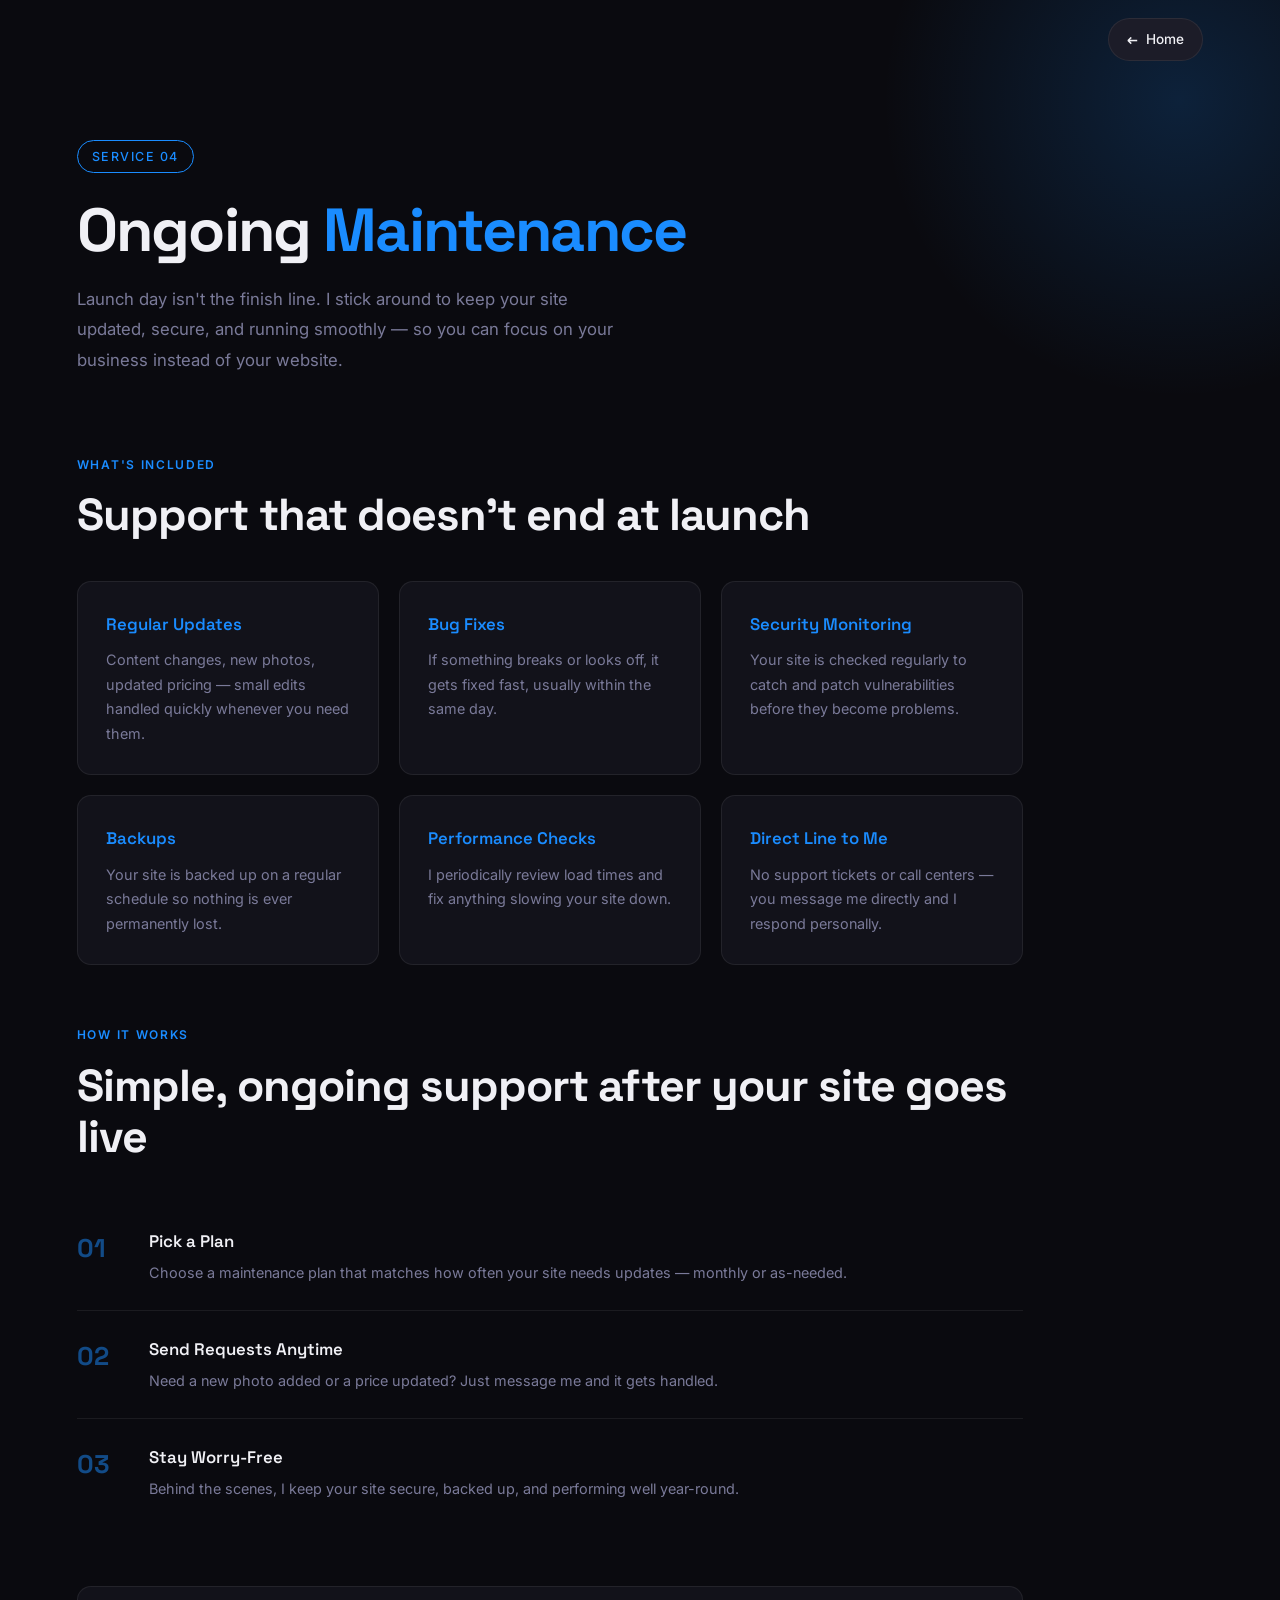
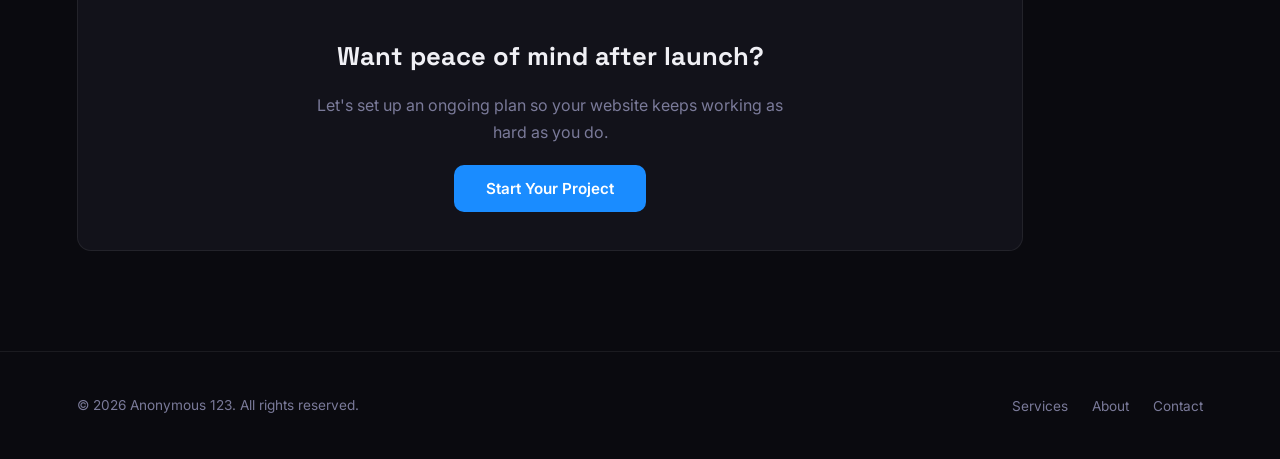
<file: service-maintenance.html>
<!DOCTYPE html>
<html lang="en">
<head>
  <meta charset="UTF-8" />
  <meta name="viewport" content="width=device-width, initial-scale=1.0"/>
  <title>Ongoing Maintenance — Anonymous 123</title>
  <link href="https://fonts.googleapis.com/css2?family=Space+Grotesk:wght@400;500;700&family=Inter:wght@400;500&display=swap" rel="stylesheet"/>
  <link rel="stylesheet" href="shared.css"/>
</head>
<body>

  <a href="index.html" class="back-home"><span class="back-home-arrow">←</span> Home</a>

  <section class="page-hero">
    <span class="hero-tag">Service 04</span>
    <h1>Ongoing <span class="highlight">Maintenance</span></h1>
    <p>Launch day isn't the finish line. I stick around to keep your site updated, secure, and running smoothly — so you can focus on your business instead of your website.</p>
  </section>

  <section class="content-section">
    <div class="section-tag">What's Included</div>
    <div class="section-title">Support that doesn't end at launch</div>

    <div class="feature-grid">
      <div class="feature-item">
        <h4>Regular Updates</h4>
        <p>Content changes, new photos, updated pricing — small edits handled quickly whenever you need them.</p>
      </div>
      <div class="feature-item">
        <h4>Bug Fixes</h4>
        <p>If something breaks or looks off, it gets fixed fast, usually within the same day.</p>
      </div>
      <div class="feature-item">
        <h4>Security Monitoring</h4>
        <p>Your site is checked regularly to catch and patch vulnerabilities before they become problems.</p>
      </div>
      <div class="feature-item">
        <h4>Backups</h4>
        <p>Your site is backed up on a regular schedule so nothing is ever permanently lost.</p>
      </div>
      <div class="feature-item">
        <h4>Performance Checks</h4>
        <p>I periodically review load times and fix anything slowing your site down.</p>
      </div>
      <div class="feature-item">
        <h4>Direct Line to Me</h4>
        <p>No support tickets or call centers — you message me directly and I respond personally.</p>
      </div>
    </div>

    <div class="section-tag">How It Works</div>
    <div class="section-title">Simple, ongoing support after your site goes live</div>

    <div class="process-list">
      <div class="process-step">
        <div class="process-num">01</div>
        <div>
          <h4>Pick a Plan</h4>
          <p>Choose a maintenance plan that matches how often your site needs updates — monthly or as-needed.</p>
        </div>
      </div>
      <div class="process-step">
        <div class="process-num">02</div>
        <div>
          <h4>Send Requests Anytime</h4>
          <p>Need a new photo added or a price updated? Just message me and it gets handled.</p>
        </div>
      </div>
      <div class="process-step">
        <div class="process-num">03</div>
        <div>
          <h4>Stay Worry-Free</h4>
          <p>Behind the scenes, I keep your site secure, backed up, and performing well year-round.</p>
        </div>
      </div>
    </div>

    <div class="cta-banner">
      <h3>Want peace of mind after launch?</h3>
      <p>Let's set up an ongoing plan so your website keeps working as hard as you do.</p>
      <a href="index.html#contact" class="btn-primary">Start Your Project</a>
    </div>
  </section>

  <footer>
    <p>© 2026 Anonymous 123. All rights reserved.</p>
    <ul class="footer-links">
      <li><a href="index.html#services">Services</a></li>
      <li><a href="index.html#about">About</a></li>
      <li><a href="index.html#contact">Contact</a></li>
    </ul>
  </footer>

</body>
</html>
</file>
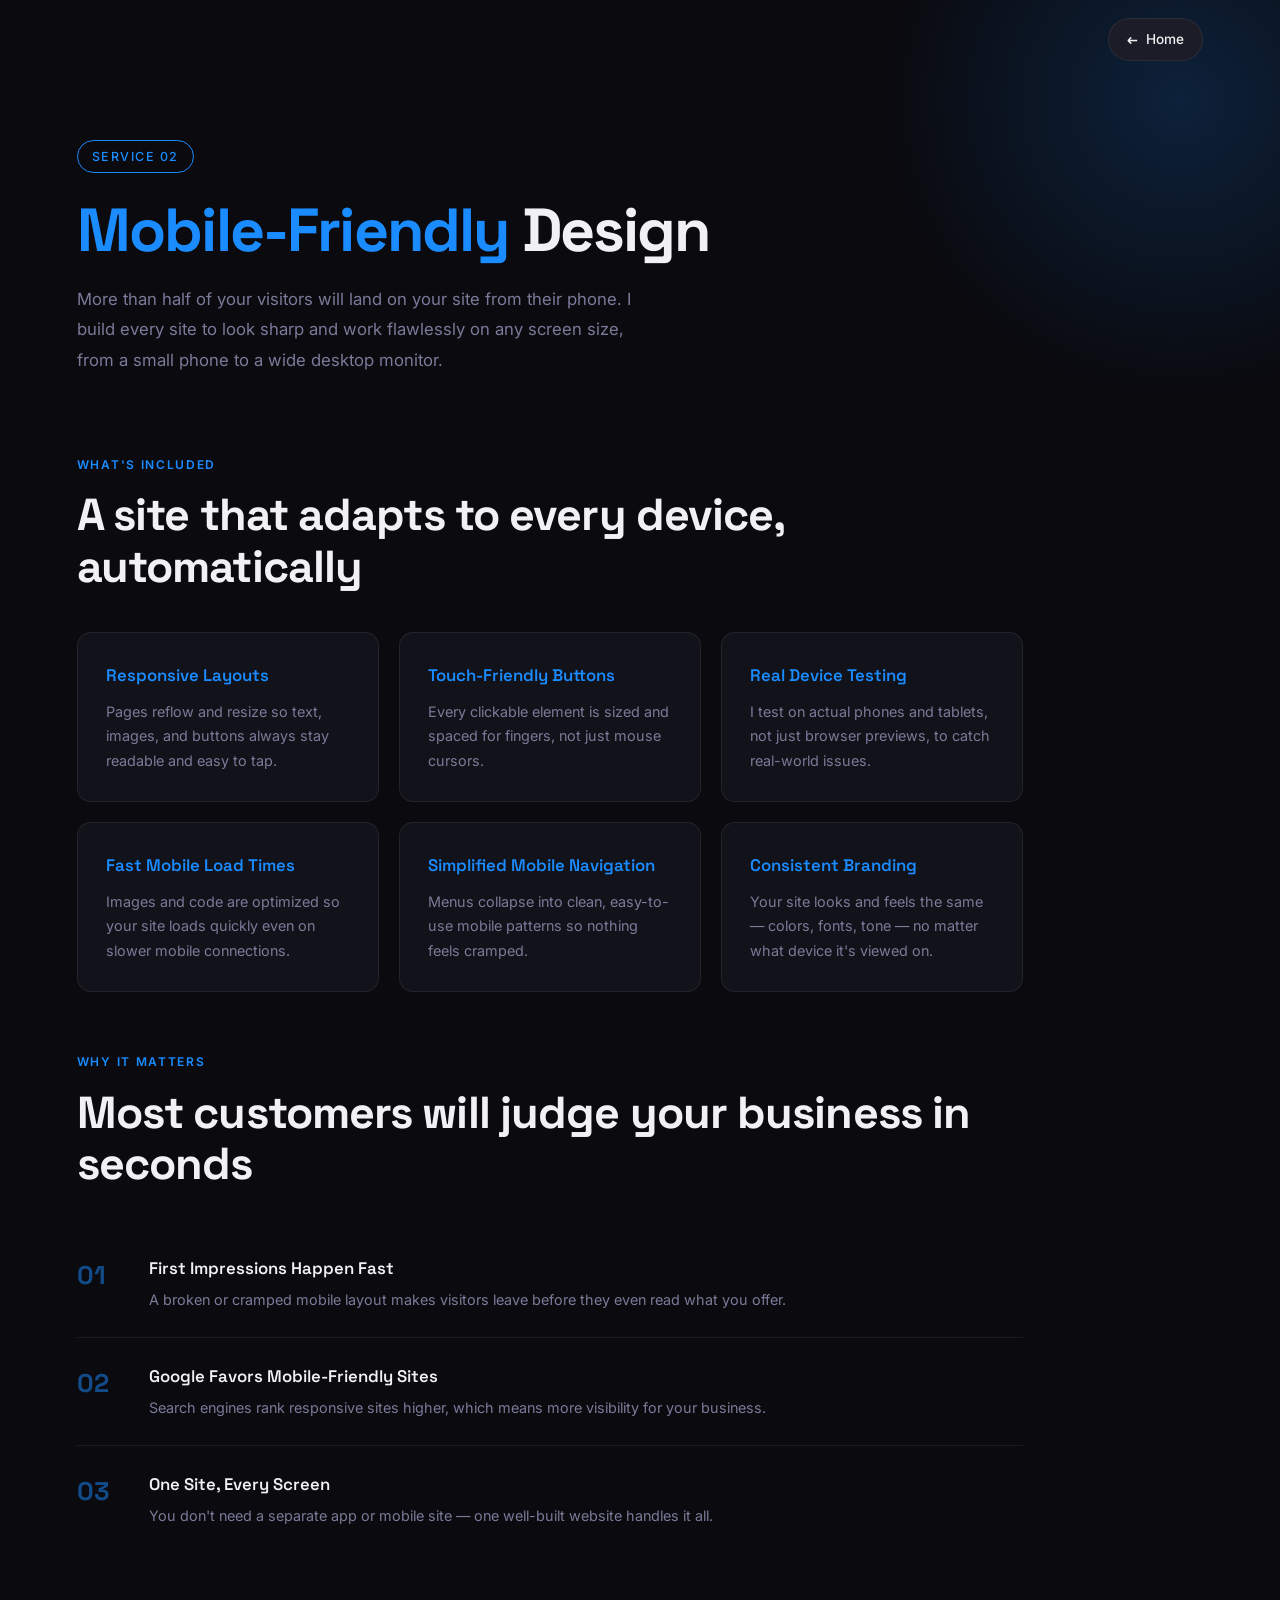
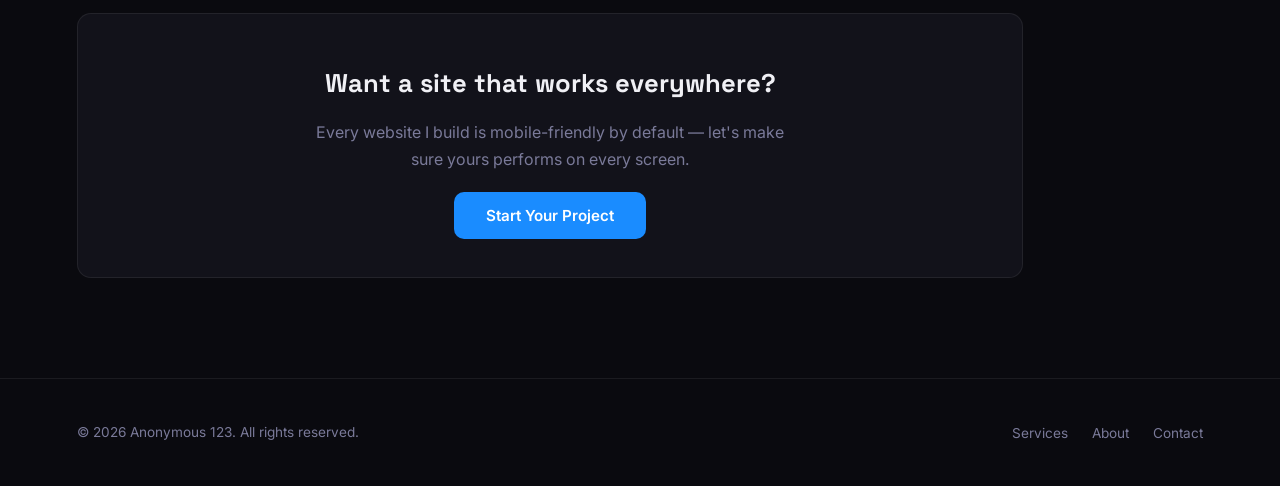
<file: service-mobile-friendly.html>
<!DOCTYPE html>
<html lang="en">
<head>
  <meta charset="UTF-8" />
  <meta name="viewport" content="width=device-width, initial-scale=1.0"/>
  <title>Mobile-Friendly Design — Anonymous 123</title>
  <link href="https://fonts.googleapis.com/css2?family=Space+Grotesk:wght@400;500;700&family=Inter:wght@400;500&display=swap" rel="stylesheet"/>
  <link rel="stylesheet" href="shared.css"/>
</head>
<body>

  <a href="index.html" class="back-home"><span class="back-home-arrow">←</span> Home</a>

  <section class="page-hero">
    <span class="hero-tag">Service 02</span>
    <h1><span class="highlight">Mobile-Friendly</span> Design</h1>
    <p>More than half of your visitors will land on your site from their phone. I build every site to look sharp and work flawlessly on any screen size, from a small phone to a wide desktop monitor.</p>
  </section>

  <section class="content-section">
    <div class="section-tag">What's Included</div>
    <div class="section-title">A site that adapts to every device, automatically</div>

    <div class="feature-grid">
      <div class="feature-item">
        <h4>Responsive Layouts</h4>
        <p>Pages reflow and resize so text, images, and buttons always stay readable and easy to tap.</p>
      </div>
      <div class="feature-item">
        <h4>Touch-Friendly Buttons</h4>
        <p>Every clickable element is sized and spaced for fingers, not just mouse cursors.</p>
      </div>
      <div class="feature-item">
        <h4>Real Device Testing</h4>
        <p>I test on actual phones and tablets, not just browser previews, to catch real-world issues.</p>
      </div>
      <div class="feature-item">
        <h4>Fast Mobile Load Times</h4>
        <p>Images and code are optimized so your site loads quickly even on slower mobile connections.</p>
      </div>
      <div class="feature-item">
        <h4>Simplified Mobile Navigation</h4>
        <p>Menus collapse into clean, easy-to-use mobile patterns so nothing feels cramped.</p>
      </div>
      <div class="feature-item">
        <h4>Consistent Branding</h4>
        <p>Your site looks and feels the same — colors, fonts, tone — no matter what device it's viewed on.</p>
      </div>
    </div>

    <div class="section-tag">Why It Matters</div>
    <div class="section-title">Most customers will judge your business in seconds</div>

    <div class="process-list">
      <div class="process-step">
        <div class="process-num">01</div>
        <div>
          <h4>First Impressions Happen Fast</h4>
          <p>A broken or cramped mobile layout makes visitors leave before they even read what you offer.</p>
        </div>
      </div>
      <div class="process-step">
        <div class="process-num">02</div>
        <div>
          <h4>Google Favors Mobile-Friendly Sites</h4>
          <p>Search engines rank responsive sites higher, which means more visibility for your business.</p>
        </div>
      </div>
      <div class="process-step">
        <div class="process-num">03</div>
        <div>
          <h4>One Site, Every Screen</h4>
          <p>You don't need a separate app or mobile site — one well-built website handles it all.</p>
        </div>
      </div>
    </div>

    <div class="cta-banner">
      <h3>Want a site that works everywhere?</h3>
      <p>Every website I build is mobile-friendly by default — let's make sure yours performs on every screen.</p>
      <a href="index.html#contact" class="btn-primary">Start Your Project</a>
    </div>
  </section>

  <footer>
    <p>© 2026 Anonymous 123. All rights reserved.</p>
    <ul class="footer-links">
      <li><a href="index.html#services">Services</a></li>
      <li><a href="index.html#about">About</a></li>
      <li><a href="index.html#contact">Contact</a></li>
    </ul>
  </footer>

</body>
</html>
</file>
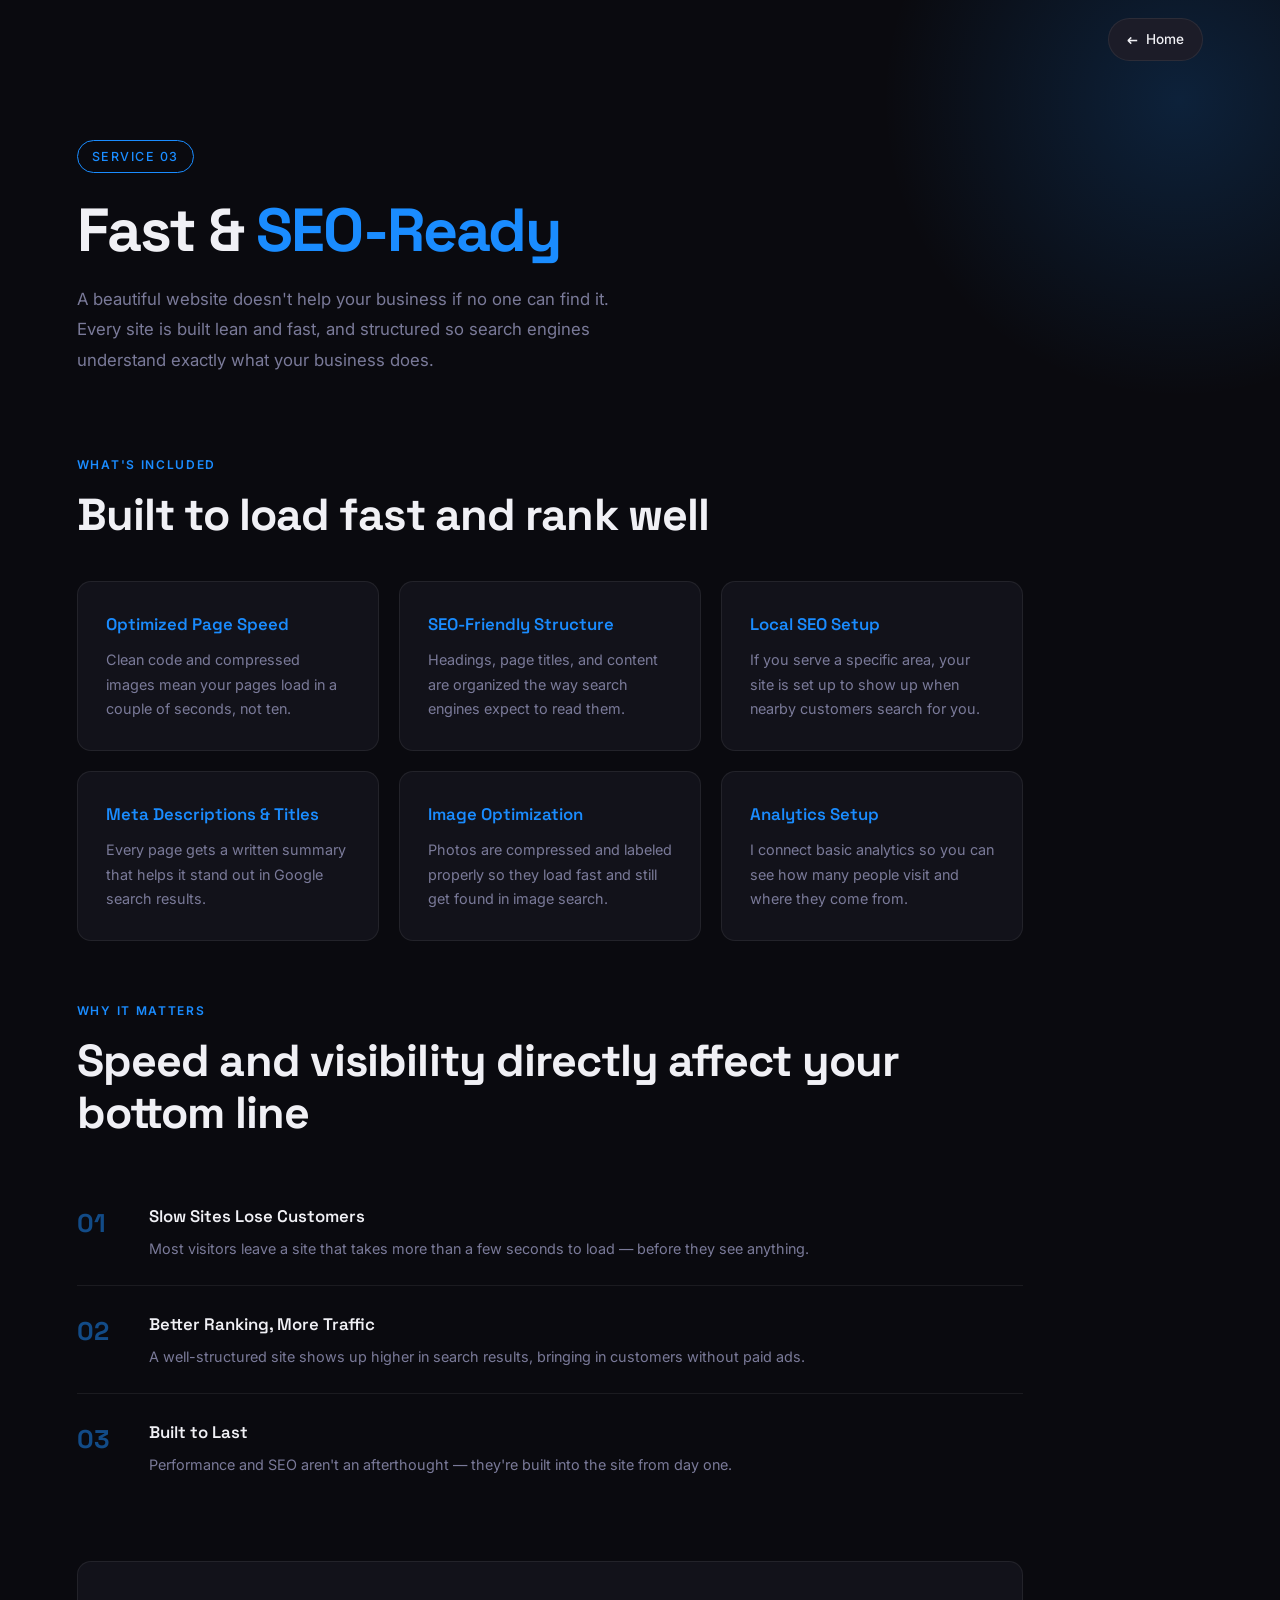
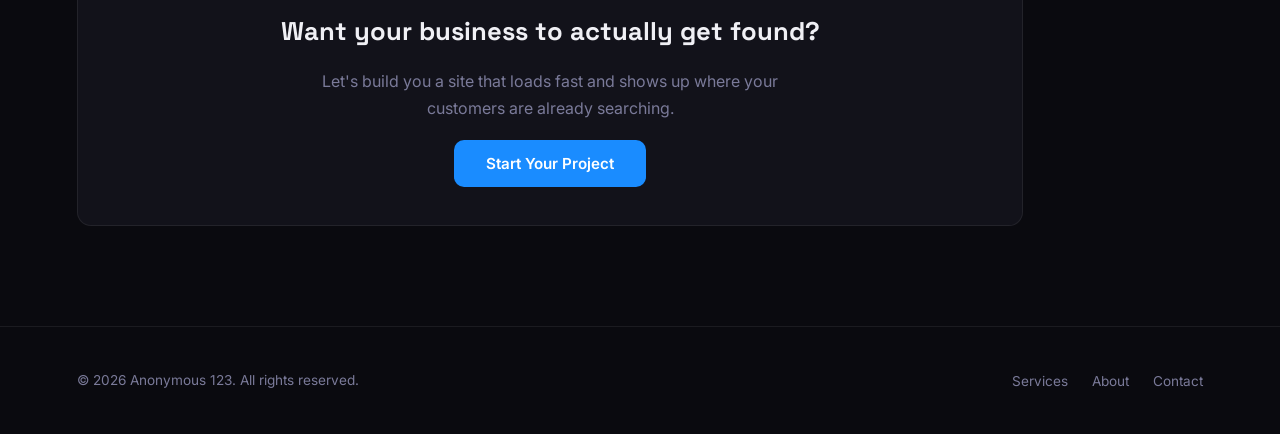
<file: service-seo.html>
<!DOCTYPE html>
<html lang="en">
<head>
  <meta charset="UTF-8" />
  <meta name="viewport" content="width=device-width, initial-scale=1.0"/>
  <title>Fast & SEO-Ready — Anonymous 123</title>
  <link href="https://fonts.googleapis.com/css2?family=Space+Grotesk:wght@400;500;700&family=Inter:wght@400;500&display=swap" rel="stylesheet"/>
  <link rel="stylesheet" href="shared.css"/>
</head>
<body>

  <a href="index.html" class="back-home"><span class="back-home-arrow">←</span> Home</a>

  <section class="page-hero">
    <span class="hero-tag">Service 03</span>
    <h1>Fast & <span class="highlight">SEO-Ready</span></h1>
    <p>A beautiful website doesn't help your business if no one can find it. Every site is built lean and fast, and structured so search engines understand exactly what your business does.</p>
  </section>

  <section class="content-section">
    <div class="section-tag">What's Included</div>
    <div class="section-title">Built to load fast and rank well</div>

    <div class="feature-grid">
      <div class="feature-item">
        <h4>Optimized Page Speed</h4>
        <p>Clean code and compressed images mean your pages load in a couple of seconds, not ten.</p>
      </div>
      <div class="feature-item">
        <h4>SEO-Friendly Structure</h4>
        <p>Headings, page titles, and content are organized the way search engines expect to read them.</p>
      </div>
      <div class="feature-item">
        <h4>Local SEO Setup</h4>
        <p>If you serve a specific area, your site is set up to show up when nearby customers search for you.</p>
      </div>
      <div class="feature-item">
        <h4>Meta Descriptions & Titles</h4>
        <p>Every page gets a written summary that helps it stand out in Google search results.</p>
      </div>
      <div class="feature-item">
        <h4>Image Optimization</h4>
        <p>Photos are compressed and labeled properly so they load fast and still get found in image search.</p>
      </div>
      <div class="feature-item">
        <h4>Analytics Setup</h4>
        <p>I connect basic analytics so you can see how many people visit and where they come from.</p>
      </div>
    </div>

    <div class="section-tag">Why It Matters</div>
    <div class="section-title">Speed and visibility directly affect your bottom line</div>

    <div class="process-list">
      <div class="process-step">
        <div class="process-num">01</div>
        <div>
          <h4>Slow Sites Lose Customers</h4>
          <p>Most visitors leave a site that takes more than a few seconds to load — before they see anything.</p>
        </div>
      </div>
      <div class="process-step">
        <div class="process-num">02</div>
        <div>
          <h4>Better Ranking, More Traffic</h4>
          <p>A well-structured site shows up higher in search results, bringing in customers without paid ads.</p>
        </div>
      </div>
      <div class="process-step">
        <div class="process-num">03</div>
        <div>
          <h4>Built to Last</h4>
          <p>Performance and SEO aren't an afterthought — they're built into the site from day one.</p>
        </div>
      </div>
    </div>

    <div class="cta-banner">
      <h3>Want your business to actually get found?</h3>
      <p>Let's build you a site that loads fast and shows up where your customers are already searching.</p>
      <a href="index.html#contact" class="btn-primary">Start Your Project</a>
    </div>
  </section>

  <footer>
    <p>© 2026 Anonymous 123. All rights reserved.</p>
    <ul class="footer-links">
      <li><a href="index.html#services">Services</a></li>
      <li><a href="index.html#about">About</a></li>
      <li><a href="index.html#contact">Contact</a></li>
    </ul>
  </footer>

</body>
</html>
</file>
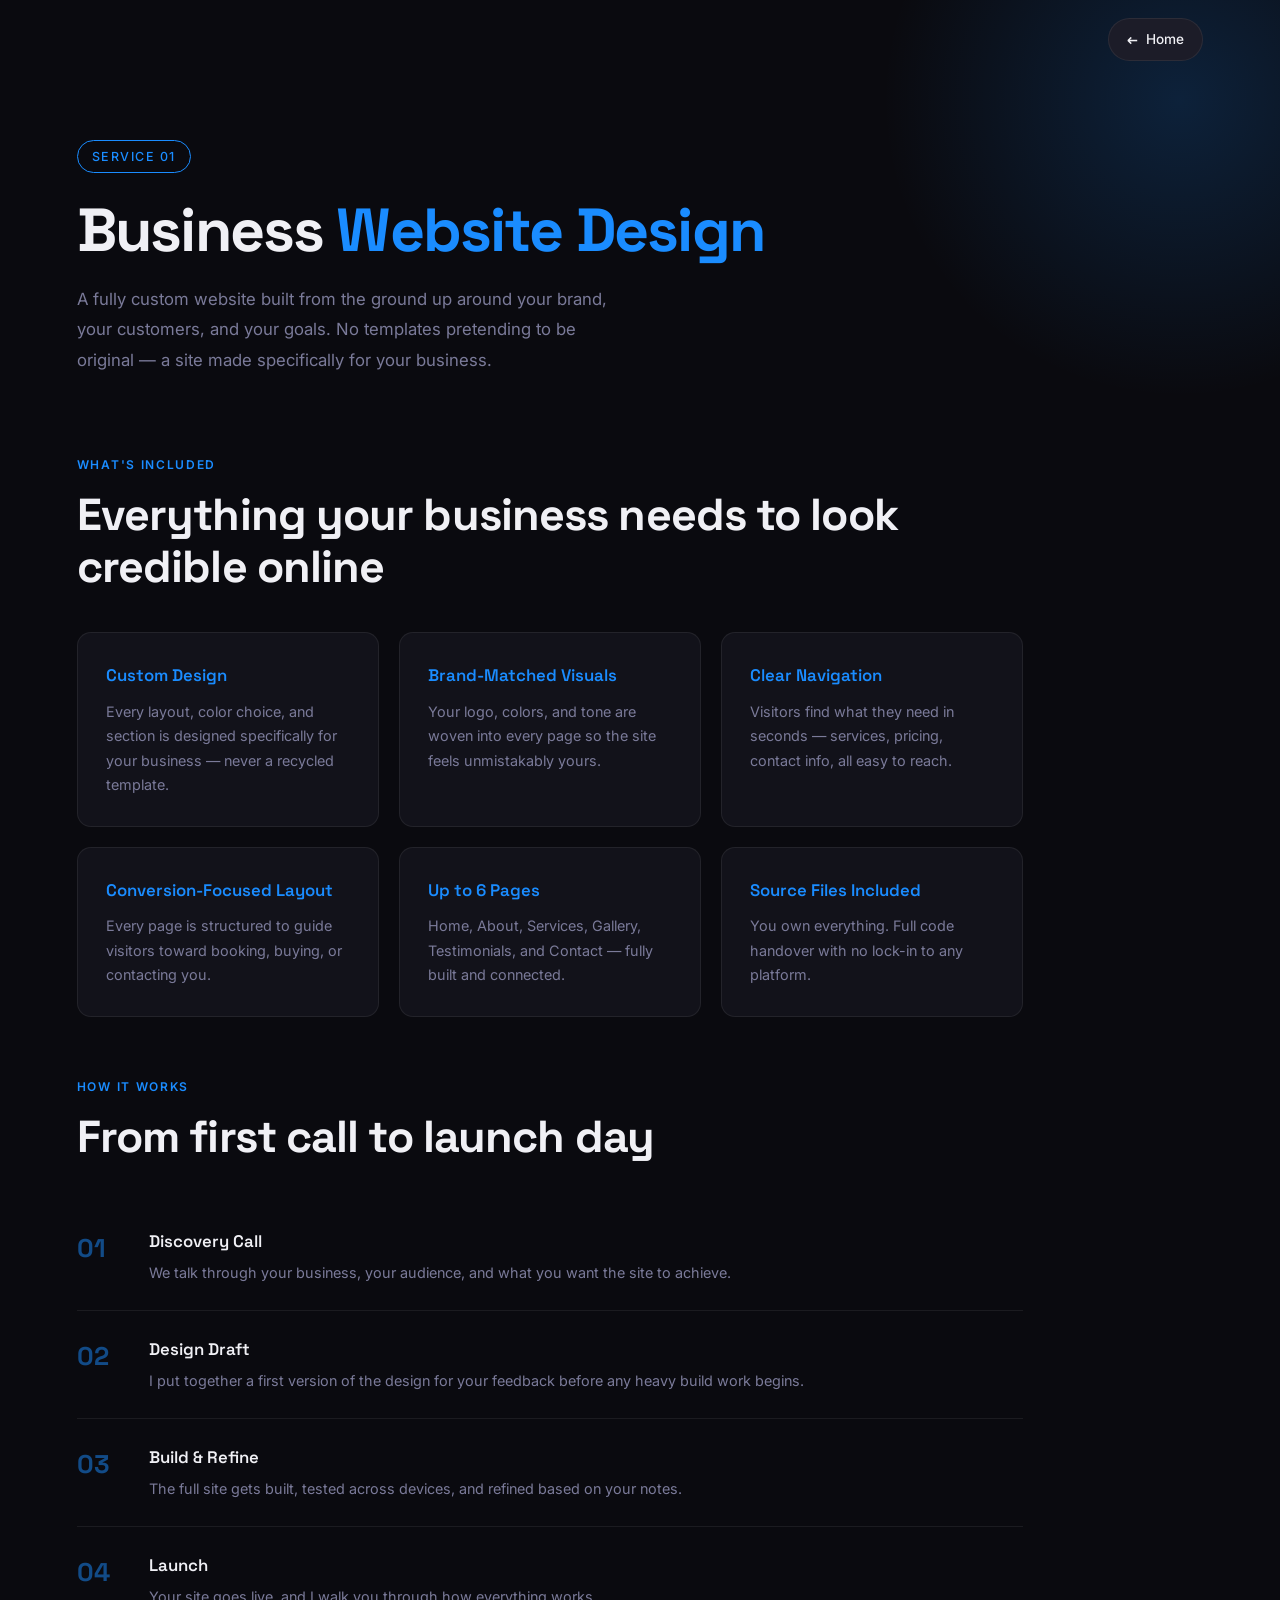
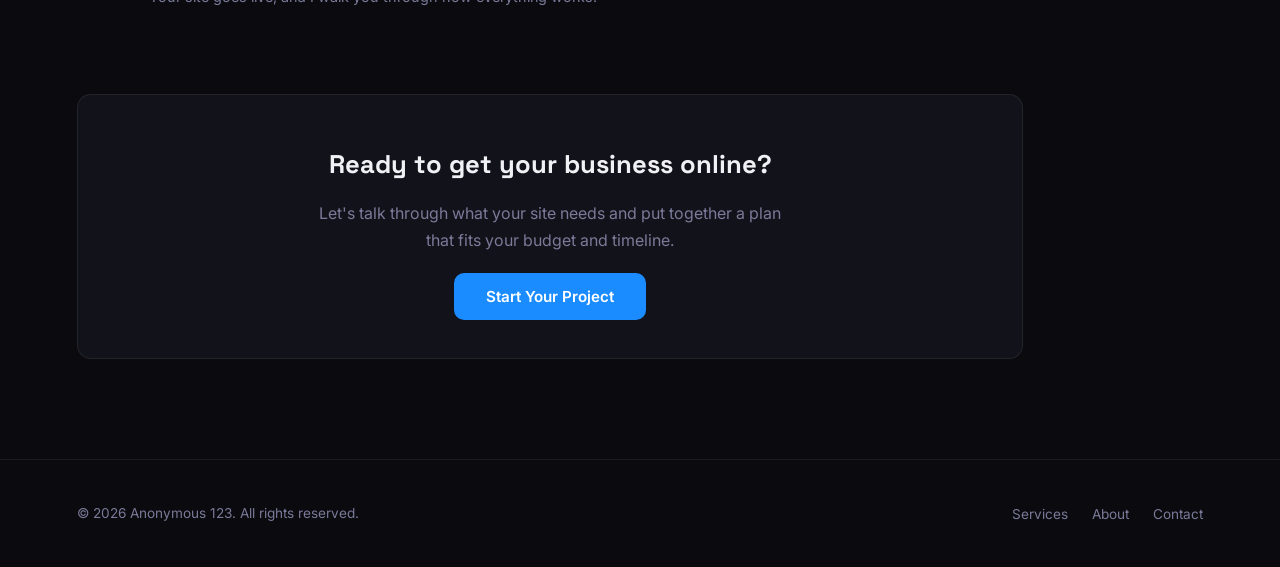
<file: service-website-design.html>
<!DOCTYPE html>
<html lang="en">
<head>
  <meta charset="UTF-8" />
  <meta name="viewport" content="width=device-width, initial-scale=1.0"/>
  <title>Business Website Design — Anonymous 123</title>
  <link href="https://fonts.googleapis.com/css2?family=Space+Grotesk:wght@400;500;700&family=Inter:wght@400;500&display=swap" rel="stylesheet"/>
  <link rel="stylesheet" href="shared.css"/>
</head>
<body>

  <a href="index.html" class="back-home"><span class="back-home-arrow">←</span> Home</a>

  <section class="page-hero">
    <span class="hero-tag">Service 01</span>
    <h1>Business <span class="highlight">Website Design</span></h1>
    <p>A fully custom website built from the ground up around your brand, your customers, and your goals. No templates pretending to be original — a site made specifically for your business.</p>
  </section>

  <section class="content-section">
    <div class="section-tag">What's Included</div>
    <div class="section-title">Everything your business needs to look credible online</div>

    <div class="feature-grid">
      <div class="feature-item">
        <h4>Custom Design</h4>
        <p>Every layout, color choice, and section is designed specifically for your business — never a recycled template.</p>
      </div>
      <div class="feature-item">
        <h4>Brand-Matched Visuals</h4>
        <p>Your logo, colors, and tone are woven into every page so the site feels unmistakably yours.</p>
      </div>
      <div class="feature-item">
        <h4>Clear Navigation</h4>
        <p>Visitors find what they need in seconds — services, pricing, contact info, all easy to reach.</p>
      </div>
      <div class="feature-item">
        <h4>Conversion-Focused Layout</h4>
        <p>Every page is structured to guide visitors toward booking, buying, or contacting you.</p>
      </div>
      <div class="feature-item">
        <h4>Up to 6 Pages</h4>
        <p>Home, About, Services, Gallery, Testimonials, and Contact — fully built and connected.</p>
      </div>
      <div class="feature-item">
        <h4>Source Files Included</h4>
        <p>You own everything. Full code handover with no lock-in to any platform.</p>
      </div>
    </div>

    <div class="section-tag">How It Works</div>
    <div class="section-title">From first call to launch day</div>

    <div class="process-list">
      <div class="process-step">
        <div class="process-num">01</div>
        <div>
          <h4>Discovery Call</h4>
          <p>We talk through your business, your audience, and what you want the site to achieve.</p>
        </div>
      </div>
      <div class="process-step">
        <div class="process-num">02</div>
        <div>
          <h4>Design Draft</h4>
          <p>I put together a first version of the design for your feedback before any heavy build work begins.</p>
        </div>
      </div>
      <div class="process-step">
        <div class="process-num">03</div>
        <div>
          <h4>Build & Refine</h4>
          <p>The full site gets built, tested across devices, and refined based on your notes.</p>
        </div>
      </div>
      <div class="process-step">
        <div class="process-num">04</div>
        <div>
          <h4>Launch</h4>
          <p>Your site goes live, and I walk you through how everything works.</p>
        </div>
      </div>
    </div>

    <div class="cta-banner">
      <h3>Ready to get your business online?</h3>
      <p>Let's talk through what your site needs and put together a plan that fits your budget and timeline.</p>
      <a href="index.html#contact" class="btn-primary">Start Your Project</a>
    </div>
  </section>

  <footer>
    <p>© 2026 Anonymous 123. All rights reserved.</p>
    <ul class="footer-links">
      <li><a href="index.html#services">Services</a></li>
      <li><a href="index.html#about">About</a></li>
      <li><a href="index.html#contact">Contact</a></li>
    </ul>
  </footer>

</body>
</html>
</file>
<file: shared.css>
*, *::before, *::after { box-sizing: border-box; margin: 0; padding: 0; }

    :root {
      --blue: #1A8CFF;
      --blue-dim: #0F5FBE;
      --blue-glow: rgba(26,140,255,0.18);
      --bg: #0A0A0F;
      --surface: #12121A;
      --surface2: #1C1C28;
      --text: #F0F0F5;
      --muted: #7A7A99;
      --border: rgba(255,255,255,0.07);
      --radius: 14px;
      --font-display: 'Space Grotesk', sans-serif;
      --font-body: 'Inter', sans-serif;
    }

    html { scroll-behavior: smooth; }

    body {
      background: var(--bg);
      color: var(--text);
      font-family: var(--font-body);
      font-size: 16px;
      line-height: 1.7;
      overflow-x: hidden;
    }

    /* ── NAVBAR ── */
    nav {
      position: fixed;
      top: 0; left: 0; right: 0;
      z-index: 100;
      display: flex;
      align-items: center;
      justify-content: space-between;
      padding: 18px 6vw;
      background: rgba(10,10,15,0.8);
      backdrop-filter: blur(14px);
      border-bottom: 1px solid var(--border);
    }

    .nav-logo {
      font-family: var(--font-display);
      font-weight: 700;
      font-size: 1.1rem;
      letter-spacing: -0.02em;
      color: var(--text);
      text-decoration: none;
    }

    .nav-logo span { color: var(--blue); }

    .nav-links {
      display: flex;
      gap: 32px;
      list-style: none;
    }

    .nav-links a {
      font-size: 0.9rem;
      color: var(--muted);
      text-decoration: none;
      transition: color 0.2s;
    }

    .nav-links a:hover { color: var(--text); }

    .nav-cta {
      background: var(--blue);
      color: #fff !important;
      padding: 8px 20px;
      border-radius: 8px;
      font-weight: 500;
      transition: background 0.2s !important;
    }

    .nav-cta:hover { background: var(--blue-dim) !important; color: #fff !important; }

    /* ── HERO ── */
    .hero {
      min-height: 100vh;
      display: flex;
      flex-direction: column;
      justify-content: center;
      padding: 120px 6vw 80px;
      position: relative;
      overflow: hidden;
    }

    .hero::before {
      content: '';
      position: absolute;
      top: -200px; right: -200px;
      width: 600px; height: 600px;
      background: radial-gradient(circle, var(--blue-glow) 0%, transparent 70%);
      pointer-events: none;
    }

    .hero-tag {
      display: inline-block;
      font-size: 0.78rem;
      font-weight: 500;
      letter-spacing: 0.12em;
      text-transform: uppercase;
      color: var(--blue);
      border: 1px solid var(--blue);
      padding: 5px 14px;
      border-radius: 99px;
      margin-bottom: 28px;
      width: fit-content;
    }

    .hero h1 {
      font-family: var(--font-display);
      font-size: clamp(2.8rem, 7vw, 5.5rem);
      font-weight: 700;
      line-height: 1.08;
      letter-spacing: -0.03em;
      max-width: 820px;
      margin-bottom: 28px;
    }

    .hero h1 .highlight {
      color: var(--blue);
      position: relative;
      display: inline-block;
    }

    .hero p {
      font-size: 1.1rem;
      color: var(--muted);
      max-width: 480px;
      margin-bottom: 44px;
      line-height: 1.8;
    }

    .hero-btns {
      display: flex;
      gap: 16px;
      flex-wrap: wrap;
    }

    .btn-primary {
      background: var(--blue);
      color: #fff;
      padding: 14px 32px;
      border-radius: 10px;
      font-weight: 600;
      font-size: 0.95rem;
      text-decoration: none;
      transition: background 0.2s, transform 0.15s;
    }

    .btn-primary:hover { background: var(--blue-dim); transform: translateY(-2px); }

    .btn-ghost {
      border: 1px solid var(--border);
      color: var(--text);
      padding: 14px 32px;
      border-radius: 10px;
      font-weight: 500;
      font-size: 0.95rem;
      text-decoration: none;
      transition: border-color 0.2s, transform 0.15s;
    }

    .btn-ghost:hover { border-color: var(--blue); color: var(--blue); transform: translateY(-2px); }

    .hero-stats {
      display: flex;
      gap: 48px;
      margin-top: 72px;
      padding-top: 40px;
      border-top: 1px solid var(--border);
    }

    .stat-num {
      font-family: var(--font-display);
      font-size: 2.2rem;
      font-weight: 700;
      color: var(--blue);
      line-height: 1;
    }

    .stat-label {
      font-size: 0.82rem;
      color: var(--muted);
      margin-top: 4px;
      text-transform: uppercase;
      letter-spacing: 0.08em;
    }

    /* ── SECTION BASE ── */
    section { padding: 100px 6vw; }

    .section-tag {
      font-size: 0.75rem;
      font-weight: 600;
      letter-spacing: 0.14em;
      text-transform: uppercase;
      color: var(--blue);
      margin-bottom: 14px;
    }

    .section-title {
      font-family: var(--font-display);
      font-size: clamp(1.8rem, 4vw, 2.8rem);
      font-weight: 700;
      letter-spacing: -0.02em;
      line-height: 1.15;
      margin-bottom: 16px;
    }

    .section-sub {
      color: var(--muted);
      font-size: 1rem;
      max-width: 460px;
      margin-bottom: 60px;
    }

    /* ── SERVICES ── */
    #services { background: var(--surface); }

    .services-grid {
      display: grid;
      grid-template-columns: repeat(auto-fit, minmax(260px, 1fr));
      gap: 20px;
    }

    .service-card {
      background: var(--bg);
      border: 1px solid var(--border);
      border-radius: var(--radius);
      padding: 36px 28px;
      transition: border-color 0.25s, transform 0.2s;
      position: relative;
      overflow: hidden;
      display: block;
      text-decoration: none;
      color: inherit;
      cursor: pointer;
    }

    .service-card::before {
      content: '';
      position: absolute;
      top: 0; left: 0; right: 0;
      height: 3px;
      background: var(--blue);
      transform: scaleX(0);
      transform-origin: left;
      transition: transform 0.3s;
    }

    .service-card:hover { border-color: var(--blue); transform: translateY(-4px); }
    .service-card:hover::before { transform: scaleX(1); }

    .service-card h3 {
      font-family: var(--font-display);
      font-size: 1.15rem;
      font-weight: 600;
      margin-bottom: 10px;
    }

    .service-card p {
      font-size: 0.9rem;
      color: var(--muted);
      line-height: 1.75;
      margin-bottom: 18px;
    }

    .service-card-link {
      font-size: 0.82rem;
      font-weight: 600;
      color: var(--blue);
      text-transform: uppercase;
      letter-spacing: 0.06em;
    }

    /* ── ABOUT ── */
    #about {
      display: grid;
      grid-template-columns: 1fr 1fr;
      gap: 80px;
      align-items: center;
    }

    .about-visual {
      position: relative;
      height: 420px;
    }

    .about-box {
      position: absolute;
      border-radius: var(--radius);
      border: 1px solid var(--border);
    }

    .about-box-main {
      background: var(--surface);
      width: 100%; height: 100%;
      display: flex;
      align-items: center;
      justify-content: center;
    }

    .about-monogram {
      font-family: var(--font-display);
      font-size: 9rem;
      font-weight: 700;
      color: var(--blue);
      opacity: 0.15;
      user-select: none;
      letter-spacing: -0.05em;
    }

    .about-badge {
      position: absolute;
      bottom: 24px; right: 24px;
      background: var(--blue);
      color: #fff;
      padding: 12px 20px;
      border-radius: 10px;
      font-family: var(--font-display);
      font-size: 0.85rem;
      font-weight: 600;
      text-decoration: none;
      transition: background 0.2s, transform 0.15s;
      cursor: pointer;
    }

    .about-badge:hover { background: var(--blue-dim); transform: translateY(-2px); }

    .about-badge span {
      display: block;
      font-size: 1.4rem;
      font-weight: 700;
    }

    .about-content .section-sub { margin-bottom: 32px; }

    .about-list {
      list-style: none;
      display: flex;
      flex-direction: column;
      gap: 12px;
      margin-bottom: 36px;
    }

    .about-list li {
      display: flex;
      align-items: center;
      gap: 12px;
      font-size: 0.95rem;
      color: var(--muted);
    }

    .about-list li::before {
      content: '';
      display: inline-block;
      width: 8px; height: 8px;
      border-radius: 50%;
      background: var(--blue);
      flex-shrink: 0;
    }

    /* ── CONTACT ── */
    #contact { background: var(--surface); }

    .contact-wrap {
      display: grid;
      grid-template-columns: 1fr 1fr;
      gap: 80px;
      align-items: start;
    }

    .contact-info p { color: var(--muted); margin-bottom: 36px; }

    .contact-detail {
      display: flex;
      align-items: center;
      gap: 14px;
      margin-bottom: 18px;
      font-size: 0.95rem;
      color: var(--muted);
    }

    .contact-detail-icon {
      width: 40px; height: 40px;
      background: var(--surface2);
      border-radius: 10px;
      display: flex;
      align-items: center;
      justify-content: center;
      font-size: 1.1rem;
      flex-shrink: 0;
    }

    .contact-form {
      display: flex;
      flex-direction: column;
      gap: 16px;
    }

    .form-row { display: grid; grid-template-columns: 1fr 1fr; gap: 16px; }

    .form-group {
      display: flex;
      flex-direction: column;
      gap: 6px;
    }

    .form-group label {
      font-size: 0.82rem;
      font-weight: 500;
      color: var(--muted);
      text-transform: uppercase;
      letter-spacing: 0.08em;
    }

    .form-group input,
    .form-group textarea {
      background: var(--bg);
      border: 1px solid var(--border);
      border-radius: 10px;
      padding: 13px 16px;
      color: var(--text);
      font-family: var(--font-body);
      font-size: 0.95rem;
      outline: none;
      transition: border-color 0.2s;
      resize: none;
    }

    .form-group input:focus,
    .form-group textarea:focus { border-color: var(--blue); }

    .form-group textarea { min-height: 130px; }

    .form-submit {
      background: var(--blue);
      color: #fff;
      border: none;
      padding: 14px 36px;
      border-radius: 10px;
      font-family: var(--font-display);
      font-size: 1rem;
      font-weight: 600;
      cursor: pointer;
      transition: background 0.2s, transform 0.15s;
      align-self: flex-start;
    }

    .form-submit:hover { background: var(--blue-dim); transform: translateY(-2px); }

    /* ── FOOTER ── */
    footer {
      padding: 40px 6vw;
      display: flex;
      align-items: center;
      justify-content: space-between;
      border-top: 1px solid var(--border);
      flex-wrap: wrap;
      gap: 16px;
    }

    footer p { font-size: 0.85rem; color: var(--muted); }

    .footer-links {
      display: flex;
      gap: 24px;
      list-style: none;
    }

    .footer-links a {
      font-size: 0.85rem;
      color: var(--muted);
      text-decoration: none;
      transition: color 0.2s;
    }

    .footer-links a:hover { color: var(--blue); }

    /* ── RESPONSIVE ── */
    @media (max-width: 768px) {
      #about { grid-template-columns: 1fr; gap: 40px; }
      .about-visual { height: 260px; }
      .contact-wrap { grid-template-columns: 1fr; gap: 40px; }
      .form-row { grid-template-columns: 1fr; }
      .hero-stats { gap: 28px; flex-wrap: wrap; }
      nav { padding: 16px 5vw; }
      .nav-links { display: none; }
    }

    @media (prefers-reduced-motion: reduce) {
      * { transition: none !important; animation: none !important; }
    }
/* ── SUBPAGE SHARED STYLES ── */
.back-home {
  position: fixed;
  top: 18px;
  right: 6vw;
  z-index: 110;
  display: flex;
  align-items: center;
  gap: 8px;
  background: var(--surface2);
  border: 1px solid var(--border);
  color: var(--text);
  text-decoration: none;
  font-size: 0.85rem;
  font-weight: 500;
  padding: 9px 18px;
  border-radius: 99px;
  transition: border-color 0.2s, background 0.2s, transform 0.15s;
}

.back-home:hover {
  border-color: var(--blue);
  background: var(--surface);
  transform: translateY(-2px);
}

.back-home-arrow { font-family: var(--font-display); font-weight: 700; }

.page-hero {
  min-height: 46vh;
  display: flex;
  flex-direction: column;
  justify-content: center;
  padding: 140px 6vw 60px;
  position: relative;
  overflow: hidden;
}

.page-hero::before {
  content: '';
  position: absolute;
  top: -200px; right: -200px;
  width: 600px; height: 600px;
  background: radial-gradient(circle, var(--blue-glow) 0%, transparent 70%);
  pointer-events: none;
}

.page-hero .hero-tag { margin-bottom: 24px; }

.page-hero h1 {
  font-family: var(--font-display);
  font-size: clamp(2.2rem, 5.5vw, 3.8rem);
  font-weight: 700;
  line-height: 1.1;
  letter-spacing: -0.03em;
  max-width: 760px;
  margin-bottom: 20px;
}

.page-hero h1 .highlight { color: var(--blue); }

.page-hero p {
  font-size: 1.05rem;
  color: var(--muted);
  max-width: 560px;
  line-height: 1.8;
}

.content-section { padding: 20px 6vw 100px; max-width: 1100px; }

.feature-grid {
  display: grid;
  grid-template-columns: repeat(auto-fit, minmax(260px, 1fr));
  gap: 20px;
  margin: 40px 0 60px;
}

.feature-item {
  background: var(--surface);
  border: 1px solid var(--border);
  border-radius: var(--radius);
  padding: 28px;
}

.feature-item h4 {
  font-family: var(--font-display);
  font-size: 1.05rem;
  font-weight: 600;
  margin-bottom: 10px;
  color: var(--blue);
}

.feature-item p { font-size: 0.9rem; color: var(--muted); line-height: 1.7; }

.process-list {
  display: flex;
  flex-direction: column;
  gap: 0;
  margin: 40px 0 60px;
}

.process-step {
  display: flex;
  gap: 24px;
  padding: 24px 0;
  border-bottom: 1px solid var(--border);
}

.process-step:last-child { border-bottom: none; }

.process-num {
  font-family: var(--font-display);
  font-size: 1.6rem;
  font-weight: 700;
  color: var(--blue);
  opacity: 0.5;
  min-width: 48px;
}

.process-step h4 {
  font-family: var(--font-display);
  font-size: 1.05rem;
  font-weight: 600;
  margin-bottom: 6px;
}

.process-step p { font-size: 0.9rem; color: var(--muted); line-height: 1.7; }

/* Portfolio page */
.portfolio-grid {
  display: grid;
  grid-template-columns: repeat(auto-fit, minmax(320px, 1fr));
  gap: 24px;
  margin: 40px 0 80px;
}

.portfolio-card {
  background: var(--surface);
  border: 1px solid var(--border);
  border-radius: var(--radius);
  padding: 30px;
  transition: border-color 0.25s, transform 0.2s;
}

.portfolio-card:hover { border-color: var(--blue); transform: translateY(-4px); }

.portfolio-card-top {
  display: flex;
  justify-content: space-between;
  align-items: flex-start;
  margin-bottom: 18px;
}

.portfolio-site-name {
  font-family: var(--font-display);
  font-size: 1.25rem;
  font-weight: 700;
}

.portfolio-tag {
  font-size: 0.7rem;
  font-weight: 600;
  text-transform: uppercase;
  letter-spacing: 0.06em;
  color: var(--blue);
  border: 1px solid var(--blue);
  padding: 4px 10px;
  border-radius: 99px;
}

.portfolio-quote {
  font-size: 0.92rem;
  color: var(--text);
  line-height: 1.75;
  margin-bottom: 18px;
  font-style: italic;
}

.portfolio-client {
  font-size: 0.82rem;
  color: var(--muted);
  border-top: 1px solid var(--border);
  padding-top: 14px;
}

.portfolio-client strong { color: var(--text); font-weight: 600; }

/* About story page */
.timeline {
  display: flex;
  flex-direction: column;
  gap: 0;
  margin: 40px 0 60px;
}

.timeline-item {
  display: grid;
  grid-template-columns: 100px 1fr;
  gap: 24px;
  padding: 26px 0;
  border-bottom: 1px solid var(--border);
}

.timeline-item:last-child { border-bottom: none; }

.timeline-year {
  font-family: var(--font-display);
  font-weight: 700;
  color: var(--blue);
  font-size: 1rem;
}

.timeline-item h4 {
  font-family: var(--font-display);
  font-size: 1.05rem;
  font-weight: 600;
  margin-bottom: 6px;
}

.timeline-item p { font-size: 0.92rem; color: var(--muted); line-height: 1.75; }

.skills-grid {
  display: grid;
  grid-template-columns: repeat(auto-fit, minmax(200px, 1fr));
  gap: 16px;
  margin: 40px 0 60px;
}

.skill-pill {
  background: var(--surface);
  border: 1px solid var(--border);
  border-radius: 10px;
  padding: 16px 20px;
  font-size: 0.9rem;
  font-weight: 500;
}

.cta-banner {
  background: var(--surface);
  border: 1px solid var(--border);
  border-radius: var(--radius);
  padding: 48px;
  text-align: center;
  margin-top: 40px;
}

.cta-banner h3 {
  font-family: var(--font-display);
  font-size: 1.6rem;
  font-weight: 700;
  margin-bottom: 14px;
}

.cta-banner p { color: var(--muted); margin-bottom: 28px; max-width: 480px; margin-left: auto; margin-right: auto; }

@media (max-width: 600px) {
  .back-home { right: 5vw; top: 14px; padding: 7px 14px; font-size: 0.8rem; }
  .timeline-item { grid-template-columns: 1fr; gap: 6px; }
}
</file>
